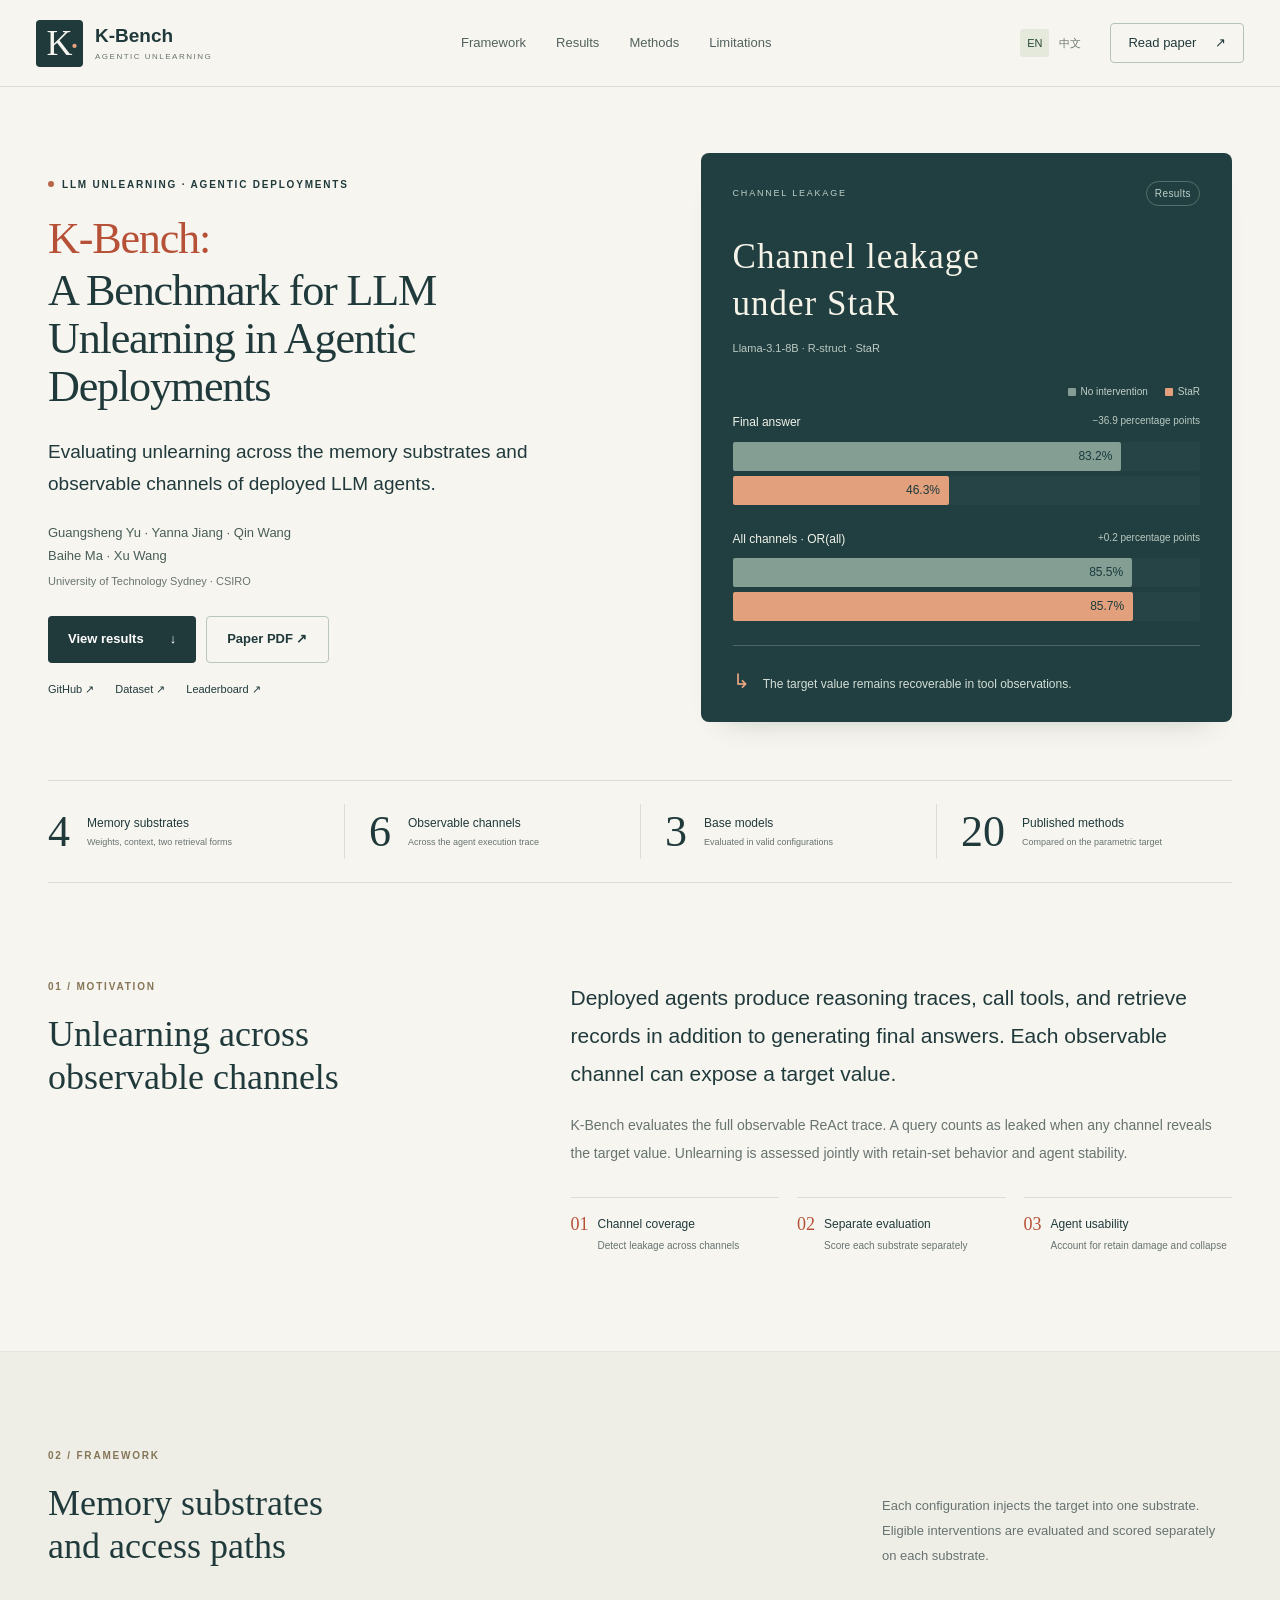
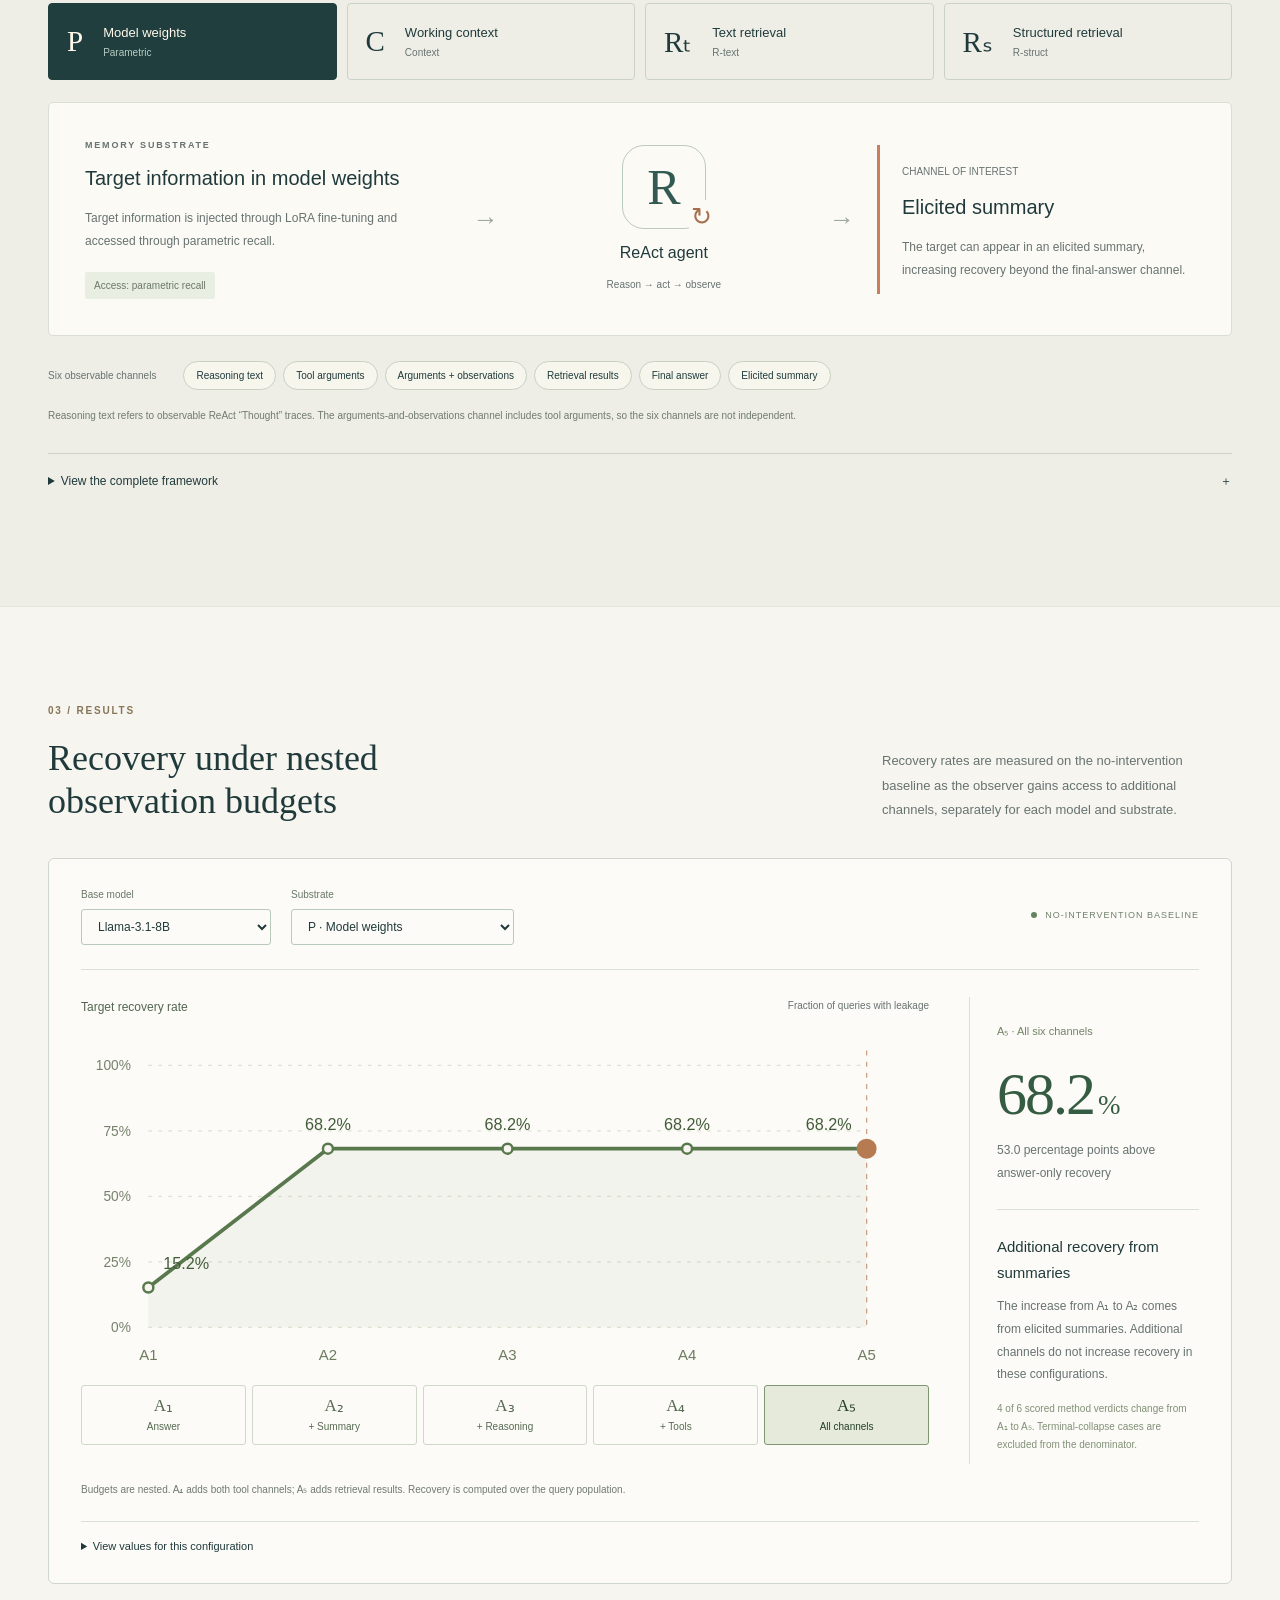
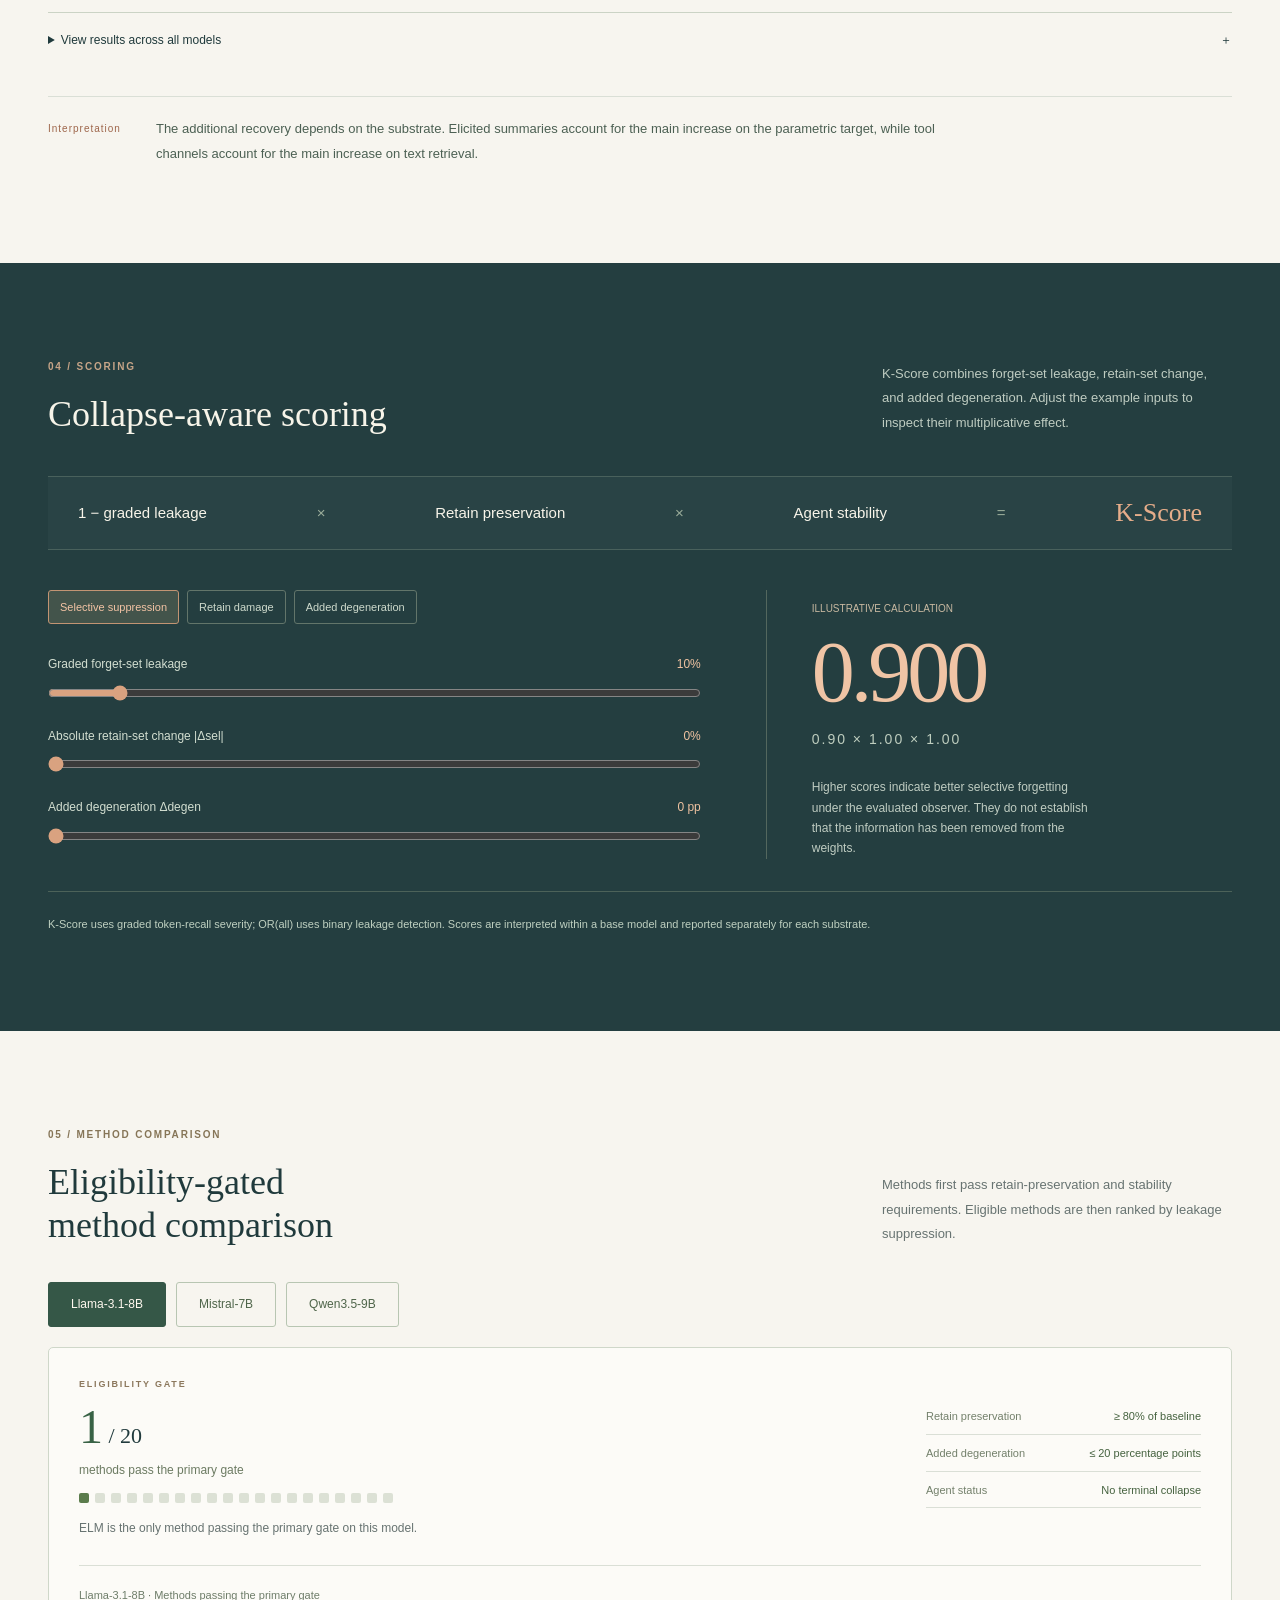
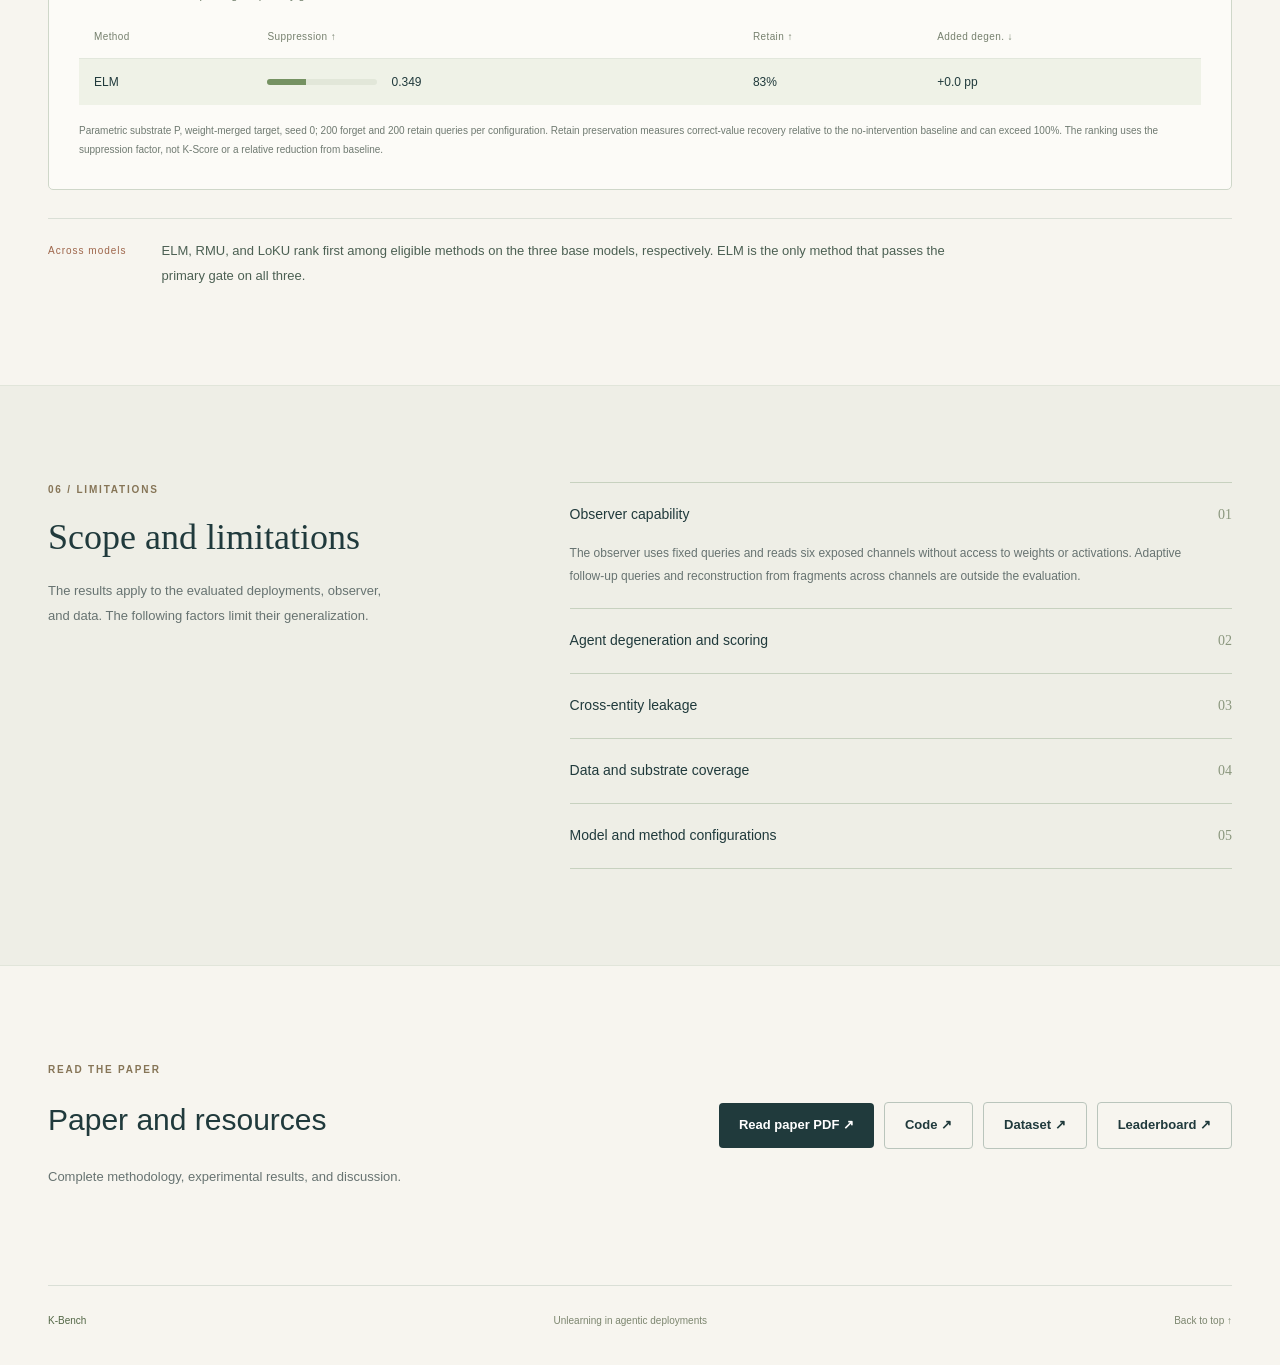
<file: docs/index.html>
<!DOCTYPE html>

<html lang="en"><head><meta charset="utf-8"/><meta content="width=device-width, initial-scale=1" name="viewport"/><title>K-Bench: A Benchmark for LLM Unlearning in Agentic Deployments</title><link href="assets/favicon.svg" rel="icon" type="image/svg+xml"/><link href="styles.css" rel="stylesheet"/><script defer="" src="data.js"></script><script defer="" src="script.js"></script> <meta content="K-Bench evaluates unlearning across memory substrates and observable channels of deployed LLM agents, alongside retain preservation and agent stability." name="description"/>
<meta content="#f7f5ef" name="theme-color"/>
<meta content="K-Bench: A Benchmark for LLM Unlearning in Agentic Deployments" property="og:title"/>
<meta content="K-Bench evaluates unlearning across memory substrates and observable channels of deployed LLM agents, alongside retain preservation and agent stability." property="og:description"/>
<meta content="website" property="og:type"/>
<meta content="summary" name="twitter:card"/>
<meta content="K-Bench: A Benchmark for LLM Unlearning in Agentic Deployments" name="twitter:title"/>
<meta content="K-Bench evaluates unlearning across memory substrates and observable channels of deployed LLM agents, alongside retain preservation and agent stability." name="twitter:description"/>
  <meta name="description" content="K-Bench evaluates unlearning across memory substrates and observable channels of deployed LLM agents, alongside retain preservation and agent stability.">
  <meta name="theme-color" content="#f7f5ef">
  <meta property="og:title" content="K-Bench: A Benchmark for LLM Unlearning in Agentic Deployments">
  <meta property="og:description" content="K-Bench evaluates unlearning across memory substrates and observable channels of deployed LLM agents, alongside retain preservation and agent stability.">
  <meta property="og:type" content="website">
  <meta name="twitter:card" content="summary">
  <meta name="twitter:title" content="K-Bench: A Benchmark for LLM Unlearning in Agentic Deployments">
  <meta name="twitter:description" content="K-Bench evaluates unlearning across memory substrates and observable channels of deployed LLM agents, alongside retain preservation and agent stability.">
  <meta property="og:url" content="https://onireimu.github.io/kbench/">
  <meta property="og:image" content="https://onireimu.github.io/kbench/assets/overview.png">
  <link rel="canonical" href="https://onireimu.github.io/kbench/">
  <link rel="alternate" hreflang="en" href="https://onireimu.github.io/kbench/" data-generated="alternate">
  <link rel="alternate" hreflang="zh-CN" href="https://onireimu.github.io/kbench/zh/" data-generated="alternate">
  <link rel="alternate" hreflang="x-default" href="https://onireimu.github.io/kbench/" data-generated="alternate">
</head>
<body id="top"><a class="skip" href="#main">Skip to content</a>
<header><div class="nav-wrap"><a aria-label="K-Bench home" class="brand" href="#top"><span class="brand-icon">K<span>·</span></span><span>K-Bench<small>AGENTIC UNLEARNING</small></span></a><nav aria-label="Main navigation"><a href="#framework">Framework</a><a href="#evidence">Results</a><a href="#leaderboard">Methods</a><a href="#limits">Limitations</a></nav><div class="nav-actions"><div aria-label="Language" class="language-switch" role="group"><a aria-current="page" href="./" lang="en">EN</a><a href="zh/" lang="zh-CN">中文</a></div><a class="nav-paper" href="paper.pdf" rel="noopener" target="_blank">Read paper <span>↗</span></a></div></div>
</header>
<main id="main">
<section aria-labelledby="paper-title" class="hero wrap"><div class="hero-copy"><div class="eyebrow"><span class="dot"></span> LLM UNLEARNING · AGENTIC DEPLOYMENTS</div>
<h1 id="paper-title"><span>K-Bench:</span> A Benchmark for LLM Unlearning in Agentic Deployments</h1><p class="hero-subtitle">Evaluating unlearning across the memory substrates and observable channels of deployed LLM agents.</p><p class="authors">Guangsheng Yu · Yanna Jiang · Qin Wang<br/>Baihe Ma · Xu Wang</p><p class="affiliations">University of Technology Sydney · CSIRO</p><div class="actions"><a class="button primary" href="#evidence">View results <span>↓</span></a><a class="button secondary" href="paper.pdf" rel="noopener" target="_blank">Paper PDF ↗</a></div>
<div class="source-links"><a href="https://github.com/OniReimu/kbench" rel="noopener" target="_blank">GitHub ↗</a><a href="https://huggingface.co/datasets/kbench/kbench-assets" rel="noopener" target="_blank">Dataset ↗</a><a href="https://huggingface.co/spaces/kbench/K-Bench-Leaderboard" rel="noopener" target="_blank">Leaderboard ↗</a></div>
</div>
<div class="hero-visual"><div class="visual-top"><span>CHANNEL LEAKAGE</span><span class="pill">Results</span></div>
<h2>Channel leakage<br/>under StaR</h2><p class="visual-desc">Llama-3.1-8B · R-struct · StaR</p><div class="mini-legend"><span><i class="before"></i>No intervention</span><span><i class="after"></i>StaR</span></div>
<div class="hero-chart"><div class="bar-label">Final answer <span>−36.9 percentage points</span></div>
<div class="bar-track"><div class="bar before" style="width:83.2%">83.2%</div>
</div><div class="bar-track"><div class="bar after" style="width:46.3%">46.3%</div>
</div><div class="bar-label second">All channels · OR(all) <span>+0.2 percentage points</span></div>
<div class="bar-track"><div class="bar before" style="width:85.5%">85.5%</div>
</div><div class="bar-track"><div class="bar after" style="width:85.7%">85.7%</div>
</div></div>
<div class="visual-note"><span>↳</span> The target value remains recoverable in tool observations.</div>
</div>
</section>
<div class="wrap facts"><div><strong>4</strong><span>Memory substrates<small>Weights, context, two retrieval forms</small></span></div>
<div><strong>6</strong><span>Observable channels<small>Across the agent execution trace</small></span></div>
<div><strong>3</strong><span>Base models<small>Evaluated in valid configurations</small></span></div>
<div><strong>20</strong><span>Published methods<small>Compared on the parametric target</small></span></div>
</div>
<section class="wrap section question" id="question"><div class="section-heading"><div class="eyebrow">01 / MOTIVATION</div>
<h2>Unlearning across<br/>observable channels</h2></div>
<div class="question-copy"><p class="large-copy">Deployed agents produce reasoning traces, call tools, and retrieve records in addition to generating final answers. Each observable channel can expose a target value.</p><p>K-Bench evaluates the full observable ReAct trace. A query counts as leaked when any channel reveals the target value. Unlearning is assessed jointly with retain-set behavior and agent stability.</p><div class="principles"><div><b>01</b><span>Channel coverage<small>Detect leakage across channels</small></span></div>
<div><b>02</b><span>Separate evaluation<small>Score each substrate separately</small></span></div>
<div><b>03</b><span>Agent usability<small>Account for retain damage and collapse</small></span></div>
</div></div>
</section>
<section class="soft-section" id="framework"><div class="wrap section"><div class="section-heading row-heading"><div><div class="eyebrow">02 / FRAMEWORK</div>
<h2>Memory substrates<br/>and access paths</h2></div>
<p>Each configuration injects the target into one substrate. Eligible interventions are evaluated and scored separately on each substrate.</p></div>
<div aria-label="Select memory substrate" class="lane-tabs" role="group"><button aria-pressed="true" data-lane="P"><b>P</b><span>Model weights<small>Parametric</small></span></button><button aria-pressed="false" data-lane="C"><b>C</b><span>Working context<small>Context</small></span></button><button aria-pressed="false" data-lane="R-text"><b>Rₜ</b><span>Text retrieval<small>R-text</small></span></button><button aria-pressed="false" data-lane="R-struct"><b>Rₛ</b><span>Structured retrieval<small>R-struct</small></span></button></div>
<div aria-live="polite" class="flow-panel"><div class="flow-source"><div class="eyebrow">MEMORY SUBSTRATE</div>
<h3 id="lane-title"></h3><p id="lane-copy"></p><div class="mechanism-tag" id="lane-tag"></div>
</div><div aria-hidden="true" class="flow-arrow">→</div>
<div class="agent-node"><div class="agent-mark">R<span>↻</span></div>
<strong>ReAct agent</strong><span>Reason → act → observe</span></div>
<div aria-hidden="true" class="flow-arrow">→</div>
<div class="flow-exit"><span class="small-label">CHANNEL OF INTEREST</span><h3 id="lane-channel"></h3><p id="lane-result"></p></div>
</div><div class="channel-strip"><span>Six observable channels</span><span>Reasoning text</span><span>Tool arguments</span><span>Arguments + observations</span><span>Retrieval results</span><span>Final answer</span><span>Elicited summary</span></div>
<p class="fineprint">Reasoning text refers to observable ReAct “Thought” traces. The arguments-and-observations channel includes tool arguments, so the six channels are not independent.</p><details class="figure-disclosure"><summary>View the complete framework <span>＋</span></summary><figure><a href="assets/overview.png" rel="noopener" target="_blank"><img alt="K-Bench substrate routing, observable channels, and scoring framework" height="850" loading="lazy" src="assets/overview.png" width="2000"/></a><figcaption>Each substrate is scored separately. Observations are aggregated by a per-query logical OR across six channels, alongside retain preservation and agent stability.</figcaption></figure></details></div>
</section>
<section class="wrap section" id="evidence"><div class="section-heading row-heading"><div><div class="eyebrow">03 / RESULTS</div>
<h2>Recovery under nested<br/>observation budgets</h2></div>
<p>Recovery rates are measured on the no-intervention baseline as the observer gains access to additional channels, separately for each model and substrate.</p></div>
<div class="evidence-panel"><div class="controls"><label>Base model<select id="budget-model"><option>Llama-3.1-8B</option><option>Mistral-7B</option><option>Qwen3.5-9B</option></select></label><label>Substrate<select id="budget-lane"></select></label><span class="data-tag"><span class="dot"></span> NO-INTERVENTION BASELINE</span></div>
<div class="chart-layout"><div class="chart-main"><div class="chart-caption">Target recovery rate <span>Fraction of queries with leakage</span></div>
<svg aria-label="Target recovery under nested observation budgets" id="budget-chart" role="img" viewbox="0 0 680 290"></svg><div aria-label="Select observation budget" class="budget-steps" role="group"><button aria-pressed="false" data-budget="0"><b>A₁</b>Answer</button><button aria-pressed="false" data-budget="1"><b>A₂</b>+ Summary</button><button aria-pressed="false" data-budget="2"><b>A₃</b>+ Reasoning</button><button aria-pressed="false" data-budget="3"><b>A₄</b>+ Tools</button><button aria-pressed="true" data-budget="4"><b>A₅</b>All channels</button></div>
</div><div aria-live="polite" class="chart-readout"><span id="budget-name"></span><div class="big-rate" id="budget-rate"></div>
<p id="budget-delta"></p><hr/><h3 id="budget-insight-title"></h3><p id="budget-insight"></p><small id="budget-flips"></small></div>
</div><p class="fineprint" id="budget-scope"></p><details class="data-details"><summary>View values for this configuration</summary><div class="table-scroll"><table><caption id="budget-table-caption"></caption><thead><tr><th scope="col">Observation budget</th><th scope="col">Observed channels</th><th scope="col">Recovery rate</th></tr></thead><tbody id="budget-table"></tbody></table></div>
</details></div>
<details class="figure-disclosure"><summary>View results across all models <span>＋</span></summary><figure><a href="assets/attacker-budget.png" rel="noopener" target="_blank"><img alt="Recovery rates across base models and memory substrates" loading="lazy" src="assets/attacker-budget.png"/></a><figcaption>No-intervention recovery rates across observation budgets for all measurable model–substrate configurations.</figcaption></figure></details><div class="takeaway"><span>Interpretation</span><p>The additional recovery depends on the substrate. Elicited summaries account for the main increase on the parametric target, while tool channels account for the main increase on text retrieval.</p></div>
</section>
<section class="score-section" id="scoring"><div class="wrap section"><div class="section-heading row-heading"><div><div class="eyebrow">04 / SCORING</div>
<h2>Collapse-aware scoring</h2></div>
<p>K-Score combines forget-set leakage, retain-set change, and added degeneration. Adjust the example inputs to inspect their multiplicative effect.</p></div>
<div class="score-formula"><span>1 − graded leakage</span><b>×</b><span>Retain preservation</span><b>×</b><span>Agent stability</span><b>=</b><strong>K-Score</strong></div>
<div class="score-demo"><div><div aria-label="Select an illustrative scenario" class="presets" role="group"><button aria-pressed="true" data-preset="selective">Selective suppression</button><button aria-pressed="false" data-preset="retain">Retain damage</button><button aria-pressed="false" data-preset="collapse">Added degeneration</button></div>
<div class="sliders"><label for="forget">Graded forget-set leakage <output for="forget" id="forget-out">10%</output></label><input id="forget" max="100" min="0" type="range" value="10"/><label for="retain">Absolute retain-set change |Δsel| <output for="retain" id="retain-out">0%</output></label><input id="retain" max="100" min="0" type="range" value="0"/><label for="degen">Added degeneration Δdegen <output for="degen" id="degen-out">0%</output></label><input id="degen" max="100" min="0" type="range" value="0"/></div>
</div><div aria-live="polite" class="score-total"><span>ILLUSTRATIVE CALCULATION</span><output id="score-value">0.900</output><div id="score-arithmetic">0.90 × 1.00 × 1.00</div>
<p>Higher scores indicate better selective forgetting under the evaluated observer. They do not establish that the information has been removed from the weights.</p></div>
</div><div class="score-note">K-Score uses graded token-recall severity; OR(all) uses binary leakage detection. Scores are interpreted within a base model and reported separately for each substrate.</div>
</div>
</section>
<section class="wrap section" id="leaderboard"><div class="section-heading row-heading"><div><div class="eyebrow">05 / METHOD COMPARISON</div>
<h2>Eligibility-gated<br/>method comparison</h2></div>
<p>Methods first pass retain-preservation and stability requirements. Eligible methods are then ranked by leakage suppression.</p></div>
<div aria-label="Select base model for method comparison" class="leader-tabs" role="group"><button aria-pressed="true" data-model="Llama-3.1-8B">Llama-3.1-8B</button><button aria-pressed="false" data-model="Mistral-7B">Mistral-7B</button><button aria-pressed="false" data-model="Qwen3.5-9B">Qwen3.5-9B</button></div>
<div class="leader-panel"><div class="gate-summary"><div><span class="eyebrow">ELIGIBILITY GATE</span><h3><strong id="eligible-count">1</strong> / 20 <span>methods pass the primary gate</span></h3><div aria-hidden="true" class="gate-dots" id="gate-dots"></div>
<p id="leader-insight"></p></div>
<div class="gate-rules"><span>Retain preservation <b>≥ 80% of baseline</b></span><span>Added degeneration <b>≤ 20 percentage points</b></span><span>Agent status <b>No terminal collapse</b></span></div>
</div><div class="table-scroll"><table class="leader-table"><caption id="leader-caption"></caption><thead><tr><th scope="col">Method</th><th scope="col">Suppression ↑</th><th scope="col">Retain ↑</th><th scope="col">Added degen. ↓</th></tr></thead><tbody id="leader-table"></tbody></table></div>
<p class="fineprint">Parametric substrate P, weight-merged target, seed 0; 200 forget and 200 retain queries per configuration. Retain preservation measures correct-value recovery relative to the no-intervention baseline and can exceed 100%. The ranking uses the suppression factor, not K-Score or a relative reduction from baseline.</p></div>
<div class="takeaway"><span>Across models</span><p>ELM, RMU, and LoKU rank first among eligible methods on the three base models, respectively. ELM is the only method that passes the primary gate on all three.</p></div>
</section>
<section class="soft-section" id="limits"><div class="wrap section limits-layout"><div class="section-heading"><div class="eyebrow">06 / LIMITATIONS</div>
<h2>Scope and limitations</h2><p>The results apply to the evaluated deployments, observer, and data. The following factors limit their generalization.</p></div>
<div class="limits-list"><details open=""><summary>Observer capability<span>01</span></summary><p>The observer uses fixed queries and reads six exposed channels without access to weights or activations. Adaptive follow-up queries and reconstruction from fragments across channels are outside the evaluation.</p></details><details><summary>Agent degeneration and scoring<span>02</span></summary><p>Execution failures can reduce observed leakage. K-Score penalizes degeneration added over baseline, but terminal collapse need not produce a zero score when the baseline already degenerates. The leaderboard therefore applies a separate validity requirement.</p></details><details><summary>Cross-entity leakage<span>03</span></summary><p>Detection is keyed to the queried entity. On retrieval substrates, ECO can return another entity’s record after corrupting the input. Such disclosures are not fully captured by the per-query detector.</p></details><details><summary>Data and substrate coverage<span>04</span></summary><p>The main corpus contains 5,000 synthetic entities; real-format PII validation covers dates of birth only. Experiments use single substrates and LoRA-injected parametric targets, without testing native pretraining memorization, mixed substrates, or multilingual deployments.</p></details><details><summary>Model and method configurations<span>05</span></summary><p>The model–substrate design is not fully factorial: Mistral’s context baseline falls below the measurability gate. Weight-based methods use a shared target and matched budgets, so absolute results do not reproduce each method’s published operating point.</p></details></div>
</div></section>
<section class="wrap section paper-section" id="paper"><div><div class="eyebrow">READ THE PAPER</div><h2>Paper and resources</h2><p>Complete methodology, experimental results, and discussion.</p></div><div class="paper-actions"><a class="button primary" href="paper.pdf" rel="noopener" target="_blank">Read paper PDF ↗</a><a class="button secondary" href="https://github.com/OniReimu/kbench" rel="noopener" target="_blank">Code ↗</a><a class="button secondary" href="https://huggingface.co/datasets/kbench/kbench-assets" rel="noopener" target="_blank">Dataset ↗</a><a class="button secondary" href="https://huggingface.co/spaces/kbench/K-Bench-Leaderboard" rel="noopener" target="_blank">Leaderboard ↗</a></div></section>
</main><footer class="wrap"><a class="brand-footer" href="#top">K-Bench</a><span>Unlearning in agentic deployments</span><a href="#top">Back to top ↑</a></footer><noscript><div class="noscript">Enable JavaScript to use the interactive figures.</div>
</noscript></body></html>
</file>
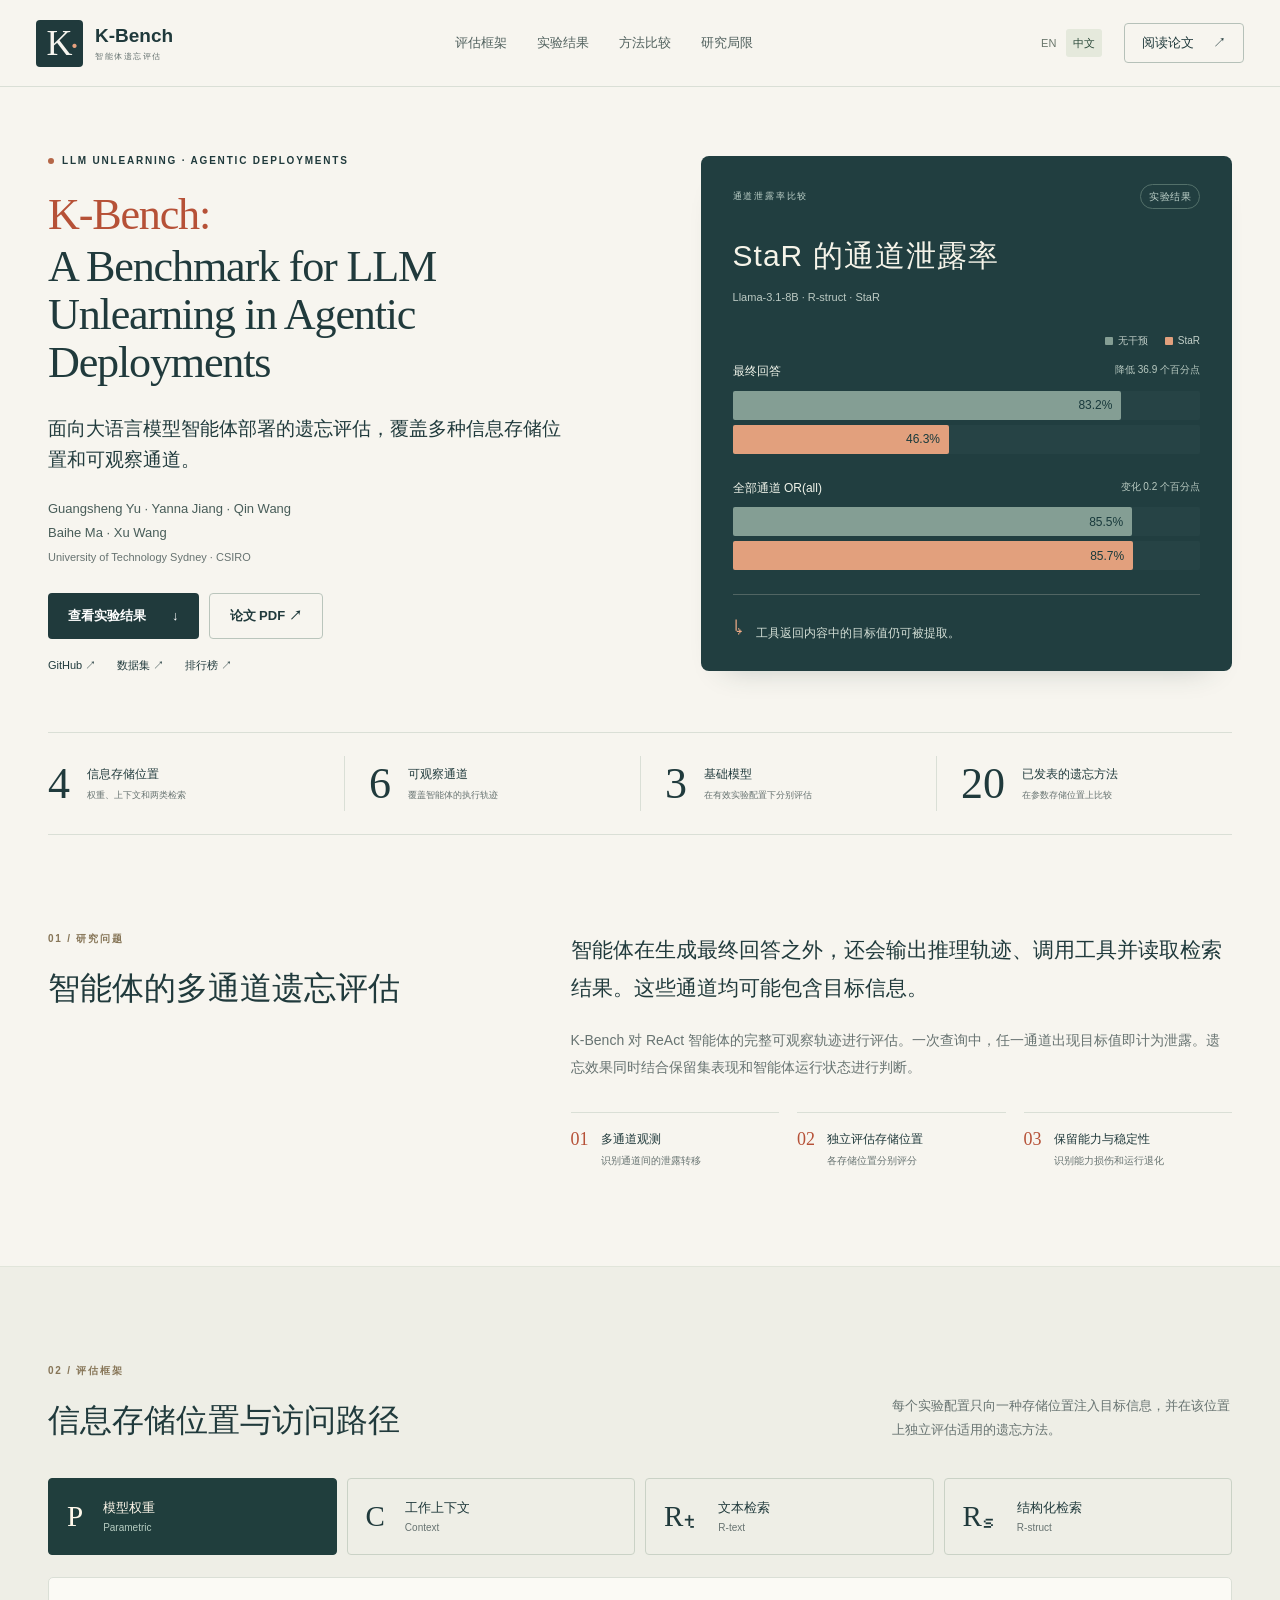
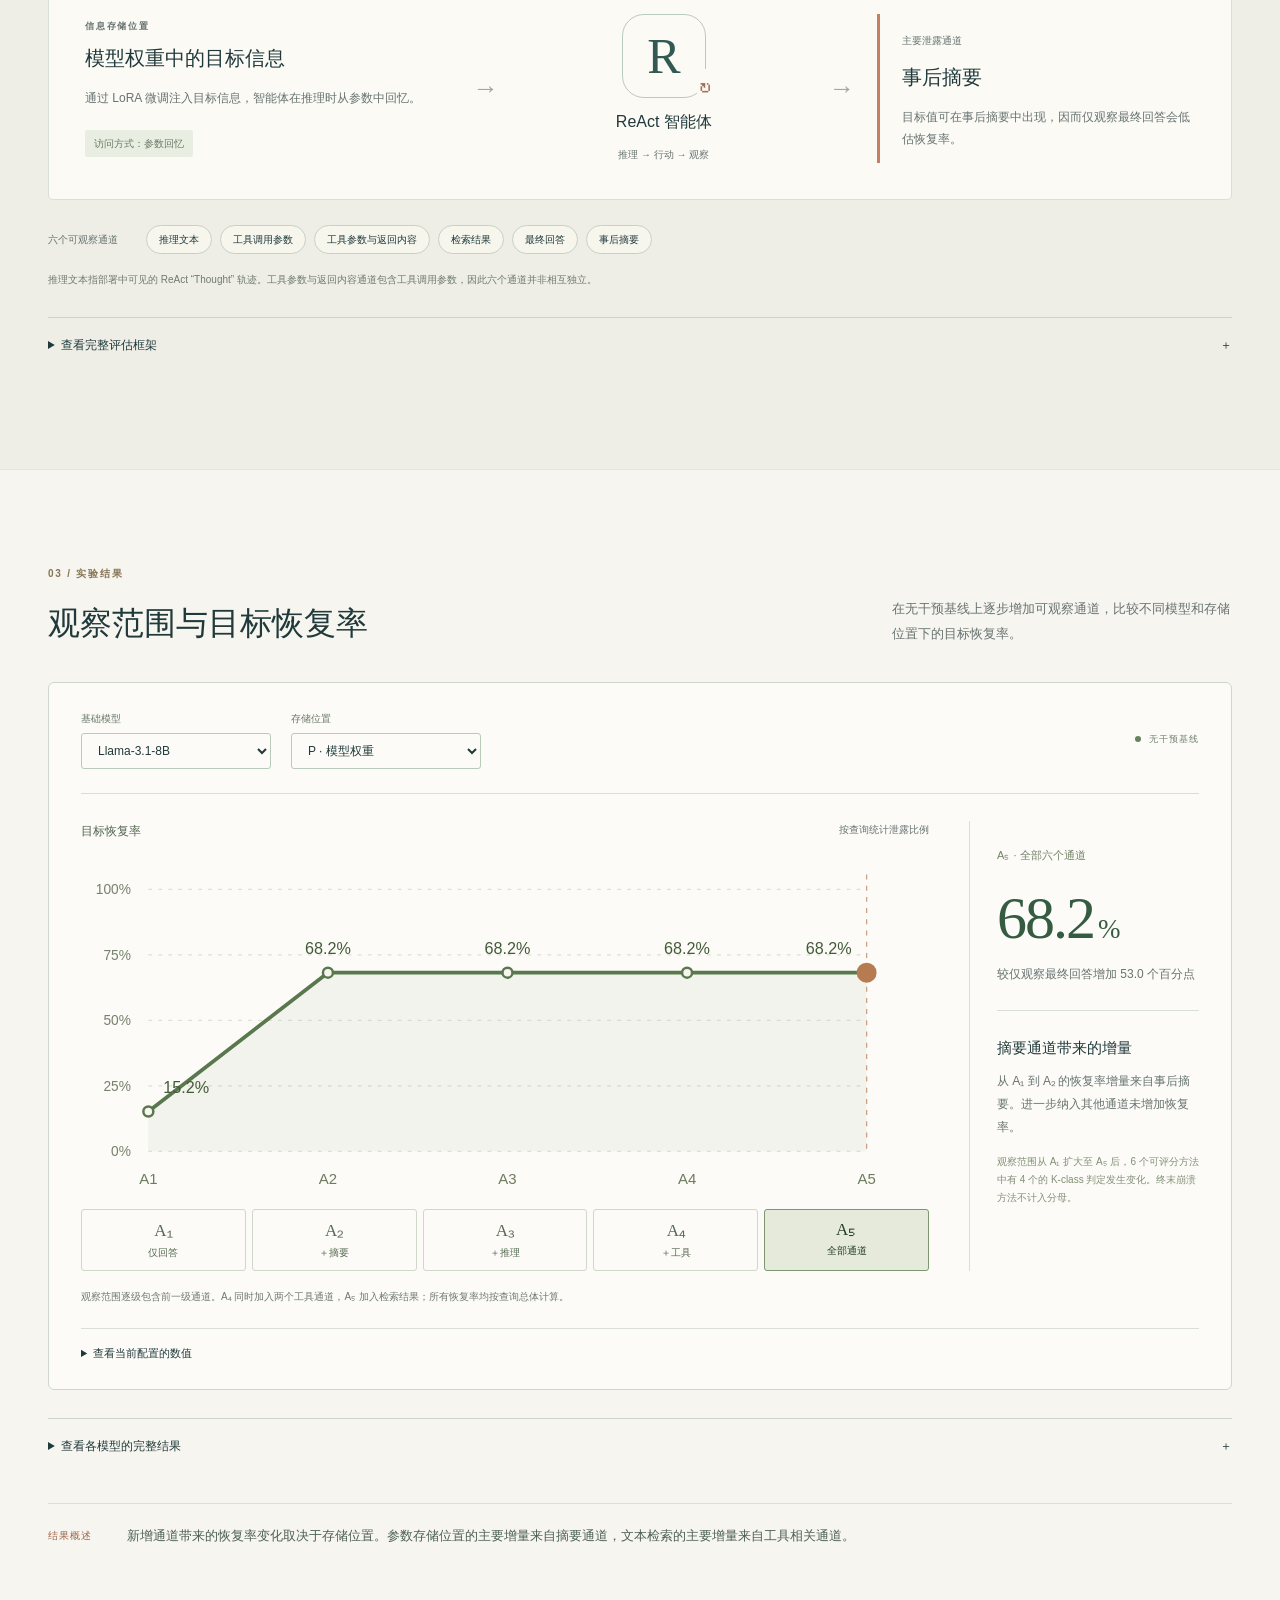
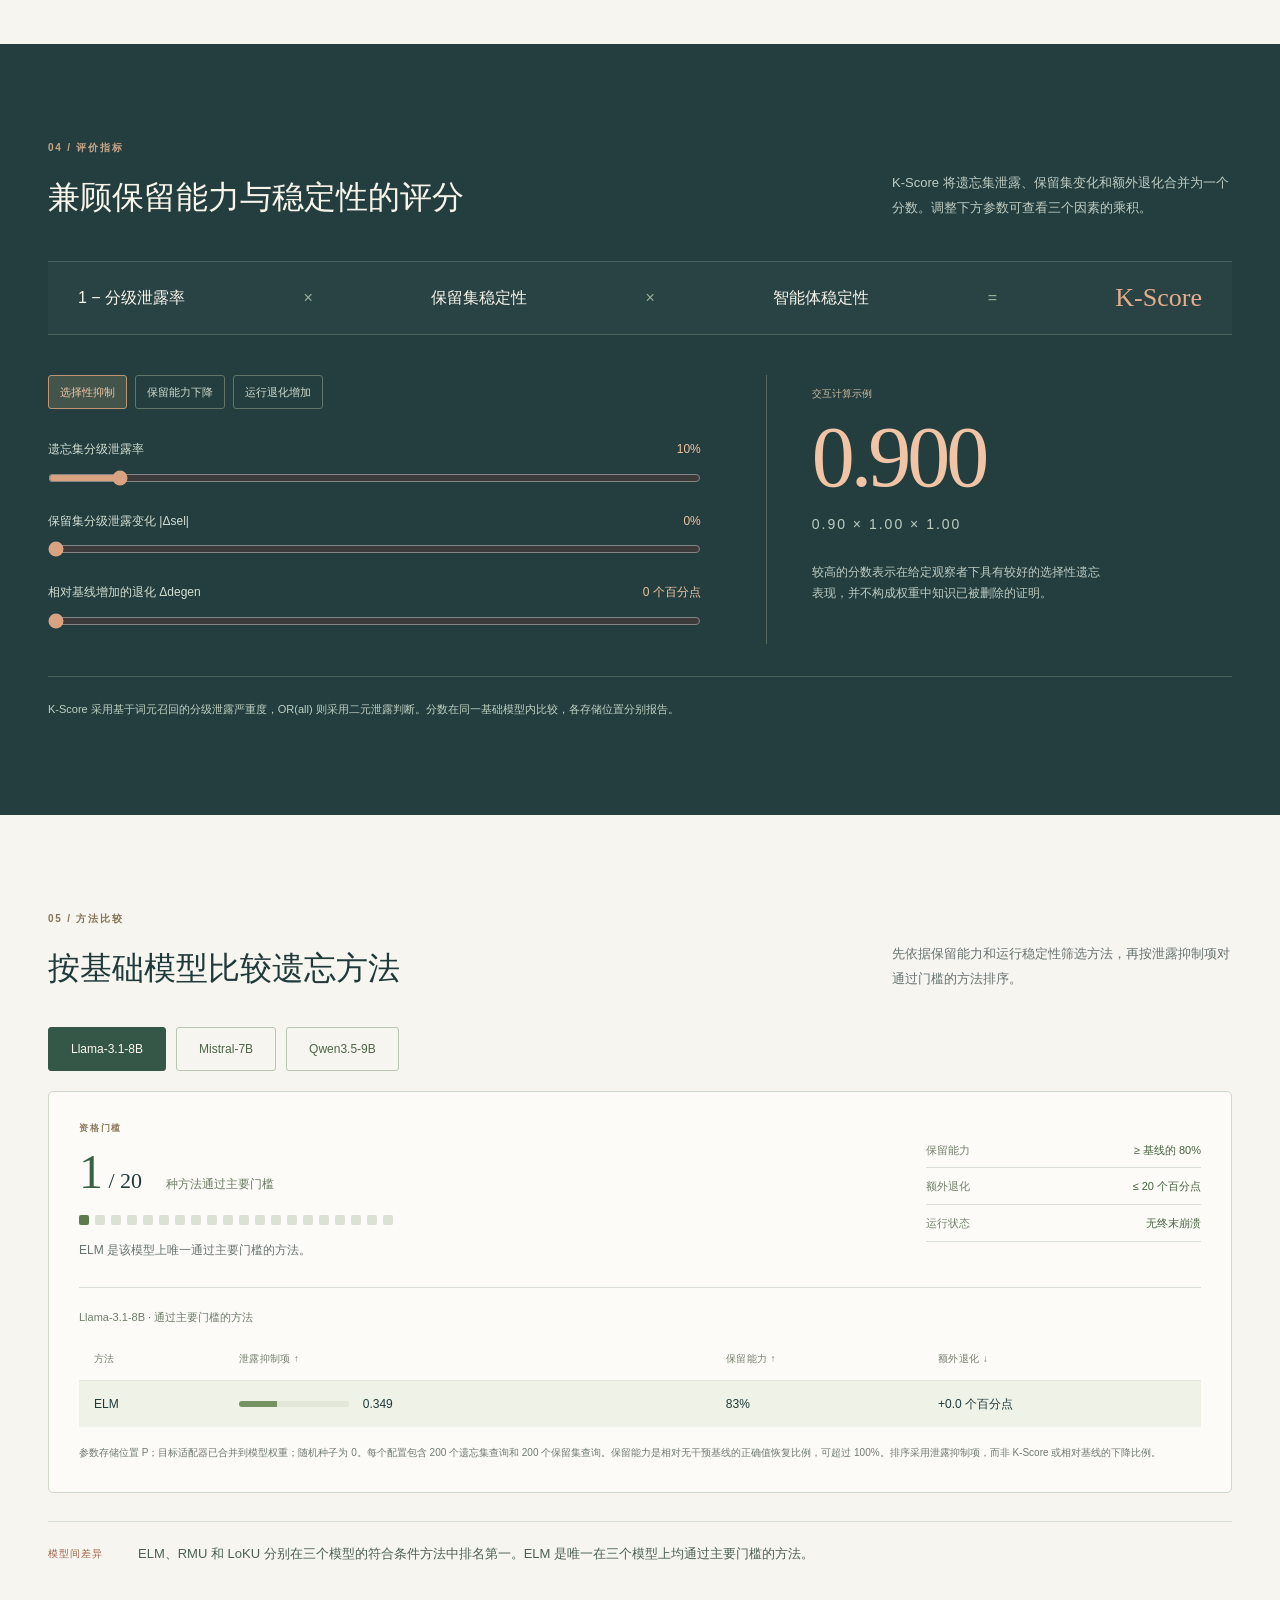
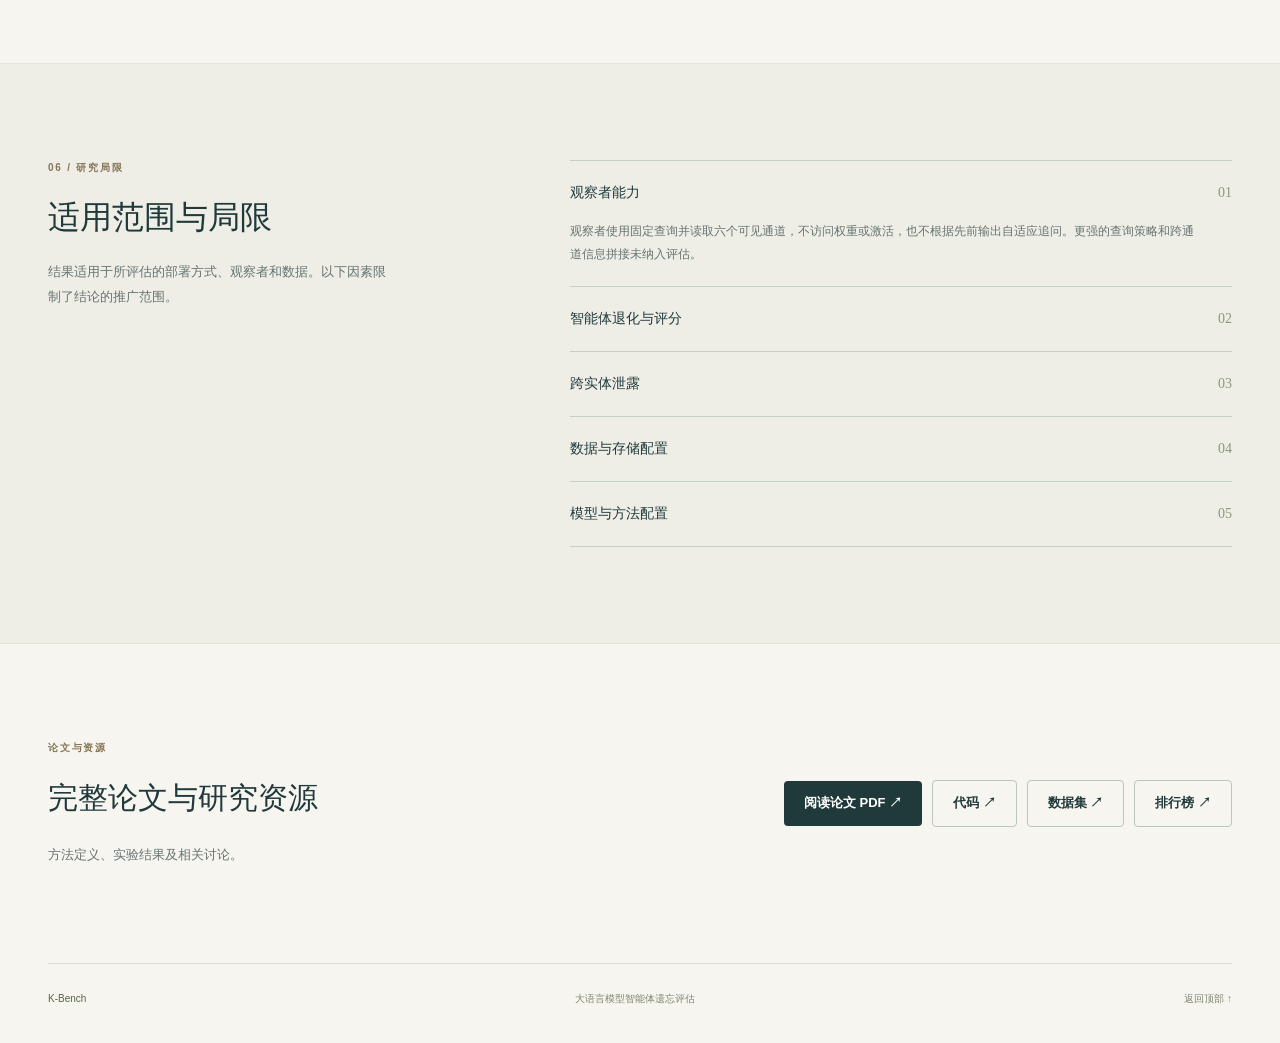
<file: docs/zh/index.html>
<!DOCTYPE html>

<html lang="zh-CN"><head><meta charset="utf-8"/><meta content="width=device-width, initial-scale=1" name="viewport"/><title>K-Bench: A Benchmark for LLM Unlearning in Agentic Deployments</title><link href="../assets/favicon.svg" rel="icon" type="image/svg+xml"/><link href="../styles.css" rel="stylesheet"/><script defer="" src="../data.js"></script><script defer="" src="../script.js"></script> <meta content="K-Bench 评估大语言模型智能体在不同信息存储位置和可观察通道上的遗忘效果，并结合保留能力与运行稳定性进行评分。" name="description"/>
<meta content="#f7f5ef" name="theme-color"/>
<meta content="K-Bench: A Benchmark for LLM Unlearning in Agentic Deployments" property="og:title"/>
<meta content="K-Bench 评估大语言模型智能体在不同信息存储位置和可观察通道上的遗忘效果，并结合保留能力与运行稳定性进行评分。" property="og:description"/>
<meta content="website" property="og:type"/>
<meta content="summary" name="twitter:card"/>
<meta content="K-Bench: A Benchmark for LLM Unlearning in Agentic Deployments" name="twitter:title"/>
<meta content="K-Bench 评估大语言模型智能体在不同信息存储位置和可观察通道上的遗忘效果，并结合保留能力与运行稳定性进行评分。" name="twitter:description"/>
  <meta name="description" content="K-Bench 评估大语言模型智能体在不同信息存储位置和可观察通道上的遗忘效果，并结合保留能力与运行稳定性进行评分。">
  <meta name="theme-color" content="#f7f5ef">
  <meta property="og:title" content="K-Bench: A Benchmark for LLM Unlearning in Agentic Deployments">
  <meta property="og:description" content="K-Bench 评估大语言模型智能体在不同信息存储位置和可观察通道上的遗忘效果，并结合保留能力与运行稳定性进行评分。">
  <meta property="og:type" content="website">
  <meta name="twitter:card" content="summary">
  <meta name="twitter:title" content="K-Bench: A Benchmark for LLM Unlearning in Agentic Deployments">
  <meta name="twitter:description" content="K-Bench 评估大语言模型智能体在不同信息存储位置和可观察通道上的遗忘效果，并结合保留能力与运行稳定性进行评分。">
  <meta property="og:url" content="https://onireimu.github.io/kbench/zh/">
  <meta property="og:image" content="https://onireimu.github.io/kbench/assets/overview.png">
  <link rel="canonical" href="https://onireimu.github.io/kbench/zh/">
  <link rel="alternate" hreflang="en" href="https://onireimu.github.io/kbench/" data-generated="alternate">
  <link rel="alternate" hreflang="zh-CN" href="https://onireimu.github.io/kbench/zh/" data-generated="alternate">
  <link rel="alternate" hreflang="x-default" href="https://onireimu.github.io/kbench/" data-generated="alternate">
</head>
<body id="top"><a class="skip" href="#main">跳转到正文</a>
<header><div class="nav-wrap"><a aria-label="K-Bench 首页" class="brand" href="#top"><span class="brand-icon">K<span>·</span></span><span>K-Bench<small>智能体遗忘评估</small></span></a><nav aria-label="主导航"><a href="#framework">评估框架</a><a href="#evidence">实验结果</a><a href="#leaderboard">方法比较</a><a href="#limits">研究局限</a></nav><div class="nav-actions"><div aria-label="语言" class="language-switch" role="group"><a href="../" lang="en">EN</a><a aria-current="page" href="./" lang="zh-CN">中文</a></div><a class="nav-paper" href="../paper.pdf" rel="noopener" target="_blank">阅读论文 <span>↗</span></a></div></div>
</header>
<main id="main">
<section aria-labelledby="paper-title" class="hero wrap"><div class="hero-copy"><div class="eyebrow"><span class="dot"></span> LLM UNLEARNING · AGENTIC DEPLOYMENTS</div>
<h1 id="paper-title"><span>K-Bench:</span> A Benchmark for LLM Unlearning in Agentic Deployments</h1><p class="hero-subtitle">面向大语言模型智能体部署的遗忘评估，覆盖多种信息存储位置和可观察通道。</p><p class="authors">Guangsheng Yu · Yanna Jiang · Qin Wang<br/>Baihe Ma · Xu Wang</p><p class="affiliations">University of Technology Sydney · CSIRO</p><div class="actions"><a class="button primary" href="#evidence">查看实验结果 <span>↓</span></a><a class="button secondary" href="../paper.pdf" rel="noopener" target="_blank">论文 PDF ↗</a></div>
<div class="source-links"><a href="https://github.com/OniReimu/kbench" rel="noopener" target="_blank">GitHub ↗</a><a href="https://huggingface.co/datasets/kbench/kbench-assets" rel="noopener" target="_blank">数据集 ↗</a><a href="https://huggingface.co/spaces/kbench/K-Bench-Leaderboard" rel="noopener" target="_blank">排行榜 ↗</a></div>
</div>
<div class="hero-visual"><div class="visual-top"><span>通道泄露率比较</span><span class="pill">实验结果</span></div>
<h2>StaR 的通道泄露率</h2><p class="visual-desc">Llama-3.1-8B · R-struct · StaR</p><div class="mini-legend"><span><i class="before"></i>无干预</span><span><i class="after"></i>StaR</span></div>
<div class="hero-chart"><div class="bar-label">最终回答 <span>降低 36.9 个百分点</span></div>
<div class="bar-track"><div class="bar before" style="width:83.2%">83.2%</div>
</div><div class="bar-track"><div class="bar after" style="width:46.3%">46.3%</div>
</div><div class="bar-label second">全部通道 OR(all) <span>变化 0.2 个百分点</span></div>
<div class="bar-track"><div class="bar before" style="width:85.5%">85.5%</div>
</div><div class="bar-track"><div class="bar after" style="width:85.7%">85.7%</div>
</div></div>
<div class="visual-note"><span>↳</span> 工具返回内容中的目标值仍可被提取。</div>
</div>
</section>
<div class="wrap facts"><div><strong>4</strong><span>信息存储位置<small>权重、上下文和两类检索</small></span></div>
<div><strong>6</strong><span>可观察通道<small>覆盖智能体的执行轨迹</small></span></div>
<div><strong>3</strong><span>基础模型<small>在有效实验配置下分别评估</small></span></div>
<div><strong>20</strong><span>已发表的遗忘方法<small>在参数存储位置上比较</small></span></div>
</div>
<section class="wrap section question" id="question"><div class="section-heading"><div class="eyebrow">01 / 研究问题</div>
<h2>智能体的多通道遗忘评估</h2></div>
<div class="question-copy"><p class="large-copy">智能体在生成最终回答之外，还会输出推理轨迹、调用工具并读取检索结果。这些通道均可能包含目标信息。</p><p>K-Bench 对 ReAct 智能体的完整可观察轨迹进行评估。一次查询中，任一通道出现目标值即计为泄露。遗忘效果同时结合保留集表现和智能体运行状态进行判断。</p><div class="principles"><div><b>01</b><span>多通道观测<small>识别通道间的泄露转移</small></span></div>
<div><b>02</b><span>独立评估存储位置<small>各存储位置分别评分</small></span></div>
<div><b>03</b><span>保留能力与稳定性<small>识别能力损伤和运行退化</small></span></div>
</div></div>
</section>
<section class="soft-section" id="framework"><div class="wrap section"><div class="section-heading row-heading"><div><div class="eyebrow">02 / 评估框架</div>
<h2>信息存储位置与访问路径</h2></div>
<p>每个实验配置只向一种存储位置注入目标信息，并在该位置上独立评估适用的遗忘方法。</p></div>
<div aria-label="选择信息存储位置" class="lane-tabs" role="group"><button aria-pressed="true" data-lane="P"><b>P</b><span>模型权重<small>Parametric</small></span></button><button aria-pressed="false" data-lane="C"><b>C</b><span>工作上下文<small>Context</small></span></button><button aria-pressed="false" data-lane="R-text"><b>Rₜ</b><span>文本检索<small>R-text</small></span></button><button aria-pressed="false" data-lane="R-struct"><b>Rₛ</b><span>结构化检索<small>R-struct</small></span></button></div>
<div aria-live="polite" class="flow-panel"><div class="flow-source"><div class="eyebrow">信息存储位置</div>
<h3 id="lane-title"></h3><p id="lane-copy"></p><div class="mechanism-tag" id="lane-tag"></div>
</div><div aria-hidden="true" class="flow-arrow">→</div>
<div class="agent-node"><div class="agent-mark">R<span>↻</span></div>
<strong>ReAct 智能体</strong><span>推理 → 行动 → 观察</span></div>
<div aria-hidden="true" class="flow-arrow">→</div>
<div class="flow-exit"><span class="small-label">主要泄露通道</span><h3 id="lane-channel"></h3><p id="lane-result"></p></div>
</div><div class="channel-strip"><span>六个可观察通道</span><span>推理文本</span><span>工具调用参数</span><span>工具参数与返回内容</span><span>检索结果</span><span>最终回答</span><span>事后摘要</span></div>
<p class="fineprint">推理文本指部署中可见的 ReAct “Thought” 轨迹。工具参数与返回内容通道包含工具调用参数，因此六个通道并非相互独立。</p><details class="figure-disclosure"><summary>查看完整评估框架 <span>＋</span></summary><figure><a href="../assets/overview.png" rel="noopener" target="_blank"><img alt="K-Bench 的存储位置、通道观测和评分框架" height="850" loading="lazy" src="../assets/overview.png" width="2000"/></a><figcaption>各存储位置独立评分；六个通道的观测结果按查询进行逻辑或聚合，并结合保留能力与运行稳定性评价遗忘效果。</figcaption></figure></details></div>
</section>
<section class="wrap section" id="evidence"><div class="section-heading row-heading"><div><div class="eyebrow">03 / 实验结果</div>
<h2>观察范围与目标恢复率</h2></div>
<p>在无干预基线上逐步增加可观察通道，比较不同模型和存储位置下的目标恢复率。</p></div>
<div class="evidence-panel"><div class="controls"><label>基础模型<select id="budget-model"><option>Llama-3.1-8B</option><option>Mistral-7B</option><option>Qwen3.5-9B</option></select></label><label>存储位置<select id="budget-lane"></select></label><span class="data-tag"><span class="dot"></span> 无干预基线</span></div>
<div class="chart-layout"><div class="chart-main"><div class="chart-caption">目标恢复率 <span>按查询统计泄露比例</span></div>
<svg aria-label="不同观察范围下的目标恢复率" id="budget-chart" role="img" viewbox="0 0 680 290"></svg><div aria-label="选择观察范围" class="budget-steps" role="group"><button aria-pressed="false" data-budget="0"><b>A₁</b>仅回答</button><button aria-pressed="false" data-budget="1"><b>A₂</b>＋摘要</button><button aria-pressed="false" data-budget="2"><b>A₃</b>＋推理</button><button aria-pressed="false" data-budget="3"><b>A₄</b>＋工具</button><button aria-pressed="true" data-budget="4"><b>A₅</b>全部通道</button></div>
</div><div aria-live="polite" class="chart-readout"><span id="budget-name"></span><div class="big-rate" id="budget-rate"></div>
<p id="budget-delta"></p><hr/><h3 id="budget-insight-title"></h3><p id="budget-insight"></p><small id="budget-flips"></small></div>
</div><p class="fineprint" id="budget-scope"></p><details class="data-details"><summary>查看当前配置的数值</summary><div class="table-scroll"><table><caption id="budget-table-caption"></caption><thead><tr><th scope="col">观察范围</th><th scope="col">纳入通道</th><th scope="col">恢复率</th></tr></thead><tbody id="budget-table"></tbody></table></div>
</details></div>
<details class="figure-disclosure"><summary>查看各模型的完整结果 <span>＋</span></summary><figure><a href="../assets/attacker-budget.png" rel="noopener" target="_blank"><img alt="不同模型与存储位置下的恢复率" loading="lazy" src="../assets/attacker-budget.png"/></a><figcaption>各有效模型与存储位置配置在不同观察范围下的无干预基线恢复率。</figcaption></figure></details><div class="takeaway"><span>结果概述</span><p>新增通道带来的恢复率变化取决于存储位置。参数存储位置的主要增量来自摘要通道，文本检索的主要增量来自工具相关通道。</p></div>
</section>
<section class="score-section" id="scoring"><div class="wrap section"><div class="section-heading row-heading"><div><div class="eyebrow">04 / 评价指标</div>
<h2>兼顾保留能力与稳定性的评分</h2></div>
<p>K-Score 将遗忘集泄露、保留集变化和额外退化合并为一个分数。调整下方参数可查看三个因素的乘积。</p></div>
<div class="score-formula"><span>1 − 分级泄露率</span><b>×</b><span>保留集稳定性</span><b>×</b><span>智能体稳定性</span><b>=</b><strong>K-Score</strong></div>
<div class="score-demo"><div><div aria-label="选择计算示例" class="presets" role="group"><button aria-pressed="true" data-preset="selective">选择性抑制</button><button aria-pressed="false" data-preset="retain">保留能力下降</button><button aria-pressed="false" data-preset="collapse">运行退化增加</button></div>
<div class="sliders"><label for="forget">遗忘集分级泄露率 <output for="forget" id="forget-out">10%</output></label><input id="forget" max="100" min="0" type="range" value="10"/><label for="retain">保留集分级泄露变化 |Δsel| <output for="retain" id="retain-out">0%</output></label><input id="retain" max="100" min="0" type="range" value="0"/><label for="degen">相对基线增加的退化 Δdegen <output for="degen" id="degen-out">0%</output></label><input id="degen" max="100" min="0" type="range" value="0"/></div>
</div><div aria-live="polite" class="score-total"><span>交互计算示例</span><output id="score-value">0.900</output><div id="score-arithmetic">0.90 × 1.00 × 1.00</div>
<p>较高的分数表示在给定观察者下具有较好的选择性遗忘表现，并不构成权重中知识已被删除的证明。</p></div>
</div><div class="score-note">K-Score 采用基于词元召回的分级泄露严重度，OR(all) 则采用二元泄露判断。分数在同一基础模型内比较，各存储位置分别报告。</div>
</div>
</section>
<section class="wrap section" id="leaderboard"><div class="section-heading row-heading"><div><div class="eyebrow">05 / 方法比较</div>
<h2>按基础模型比较遗忘方法</h2></div>
<p>先依据保留能力和运行稳定性筛选方法，再按泄露抑制项对通过门槛的方法排序。</p></div>
<div aria-label="选择基础模型" class="leader-tabs" role="group"><button aria-pressed="true" data-model="Llama-3.1-8B">Llama-3.1-8B</button><button aria-pressed="false" data-model="Mistral-7B">Mistral-7B</button><button aria-pressed="false" data-model="Qwen3.5-9B">Qwen3.5-9B</button></div>
<div class="leader-panel"><div class="gate-summary"><div><span class="eyebrow">资格门槛</span><h3><strong id="eligible-count">1</strong> / 20 <span>种方法通过主要门槛</span></h3><div aria-hidden="true" class="gate-dots" id="gate-dots"></div>
<p id="leader-insight"></p></div>
<div class="gate-rules"><span>保留能力 <b>≥ 基线的 80%</b></span><span>额外退化 <b>≤ 20 个百分点</b></span><span>运行状态 <b>无终末崩溃</b></span></div>
</div><div class="table-scroll"><table class="leader-table"><caption id="leader-caption"></caption><thead><tr><th scope="col">方法</th><th scope="col">泄露抑制项 ↑</th><th scope="col">保留能力 ↑</th><th scope="col">额外退化 ↓</th></tr></thead><tbody id="leader-table"></tbody></table></div>
<p class="fineprint">参数存储位置 P；目标适配器已合并到模型权重；随机种子为 0。每个配置包含 200 个遗忘集查询和 200 个保留集查询。保留能力是相对无干预基线的正确值恢复比例，可超过 100%。排序采用泄露抑制项，而非 K-Score 或相对基线的下降比例。</p></div>
<div class="takeaway"><span>模型间差异</span><p>ELM、RMU 和 LoKU 分别在三个模型的符合条件方法中排名第一。ELM 是唯一在三个模型上均通过主要门槛的方法。</p></div>
</section>
<section class="soft-section" id="limits"><div class="wrap section limits-layout"><div class="section-heading"><div class="eyebrow">06 / 研究局限</div>
<h2>适用范围与局限</h2><p>结果适用于所评估的部署方式、观察者和数据。以下因素限制了结论的推广范围。</p></div>
<div class="limits-list"><details open=""><summary>观察者能力<span>01</span></summary><p>观察者使用固定查询并读取六个可见通道，不访问权重或激活，也不根据先前输出自适应追问。更强的查询策略和跨通道信息拼接未纳入评估。</p></details><details><summary>智能体退化与评分<span>02</span></summary><p>运行失败可能降低观测到的泄露率。K-Score 惩罚相对基线增加的退化，但基线已有退化时，终末崩溃未必对应零分，因此榜单另设运行状态门槛。</p></details><details><summary>跨实体泄露<span>03</span></summary><p>检测器主要匹配被查询实体的目标值。ECO 在检索场景中的输入扰动可能返回其他实体的记录，这类披露未被按查询实体匹配的检测器完整统计。</p></details><details><summary>数据与存储配置<span>04</span></summary><p>主要语料包含 5,000 个合成实体，真实格式个人信息的验证仅覆盖出生日期。实验分别测试单一存储位置，通过 LoRA 注入参数信息，尚未覆盖原生预训练记忆、混合存储或多语言部署。</p></details><details><summary>模型与方法配置<span>05</span></summary><p>模型与存储位置未构成完整的交叉实验设计：Mistral 的上下文基线未通过可测性门槛。权重方法采用共同目标和匹配预算，绝对数值不代表各方法原论文中的最优配置。</p></details></div>
</div></section>
<section class="wrap section paper-section" id="paper"><div><div class="eyebrow">论文与资源</div><h2>完整论文与研究资源</h2><p>方法定义、实验结果及相关讨论。</p></div><div class="paper-actions"><a class="button primary" href="../paper.pdf" rel="noopener" target="_blank">阅读论文 PDF ↗</a><a class="button secondary" href="https://github.com/OniReimu/kbench" rel="noopener" target="_blank">代码 ↗</a><a class="button secondary" href="https://huggingface.co/datasets/kbench/kbench-assets" rel="noopener" target="_blank">数据集 ↗</a><a class="button secondary" href="https://huggingface.co/spaces/kbench/K-Bench-Leaderboard" rel="noopener" target="_blank">排行榜 ↗</a></div></section>
</main><footer class="wrap"><a class="brand-footer" href="#top">K-Bench</a><span>大语言模型智能体遗忘评估</span><a href="#top">返回顶部 ↑</a></footer><noscript><div class="noscript">交互图需要启用 JavaScript。</div>
</noscript></body></html>
</file>
<file: docs/styles.css>
:root{--paper:#f7f5ef;--ink:#203a3c;--muted:#677371;--line:#dadfd6;--soft:#eeeee6;--coral:#b65137;--teal:#38655f;--serif:Georgia,'Times New Roman','Songti SC','Noto Serif CJK SC',serif;--sans:-apple-system,BlinkMacSystemFont,'Segoe UI','PingFang SC','Microsoft YaHei',sans-serif}*{box-sizing:border-box}html{scroll-behavior:smooth;scroll-padding-top:95px}body{margin:0;background:var(--paper);color:var(--ink);font-family:var(--sans);font-size:15px;line-height:1.7;-webkit-font-smoothing:antialiased}button,input,select{font:inherit}button,a,input,select{touch-action:manipulation}button,a{ -webkit-tap-highlight-color:transparent}a{color:inherit;text-decoration:none}a:hover{text-decoration:underline;text-underline-offset:5px}button{cursor:pointer}button:disabled{cursor:default}button:focus-visible,a:focus-visible,summary:focus-visible,input:focus-visible,select:focus-visible{outline:3px solid #bd6b46;outline-offset:5px}h1,h2,h3,p,figure{margin:0}h1,h2,h3{font-weight:500}p{color:var(--muted)}.wrap{max-width:1200px;width:calc(100% - 96px);margin-inline:auto}.section{padding-block:96px}header{position:sticky;top:0;z-index:20;border-bottom:1px solid var(--line);background:rgba(247,245,239,.96);backdrop-filter:blur(12px)}.nav-wrap{max-width:1340px;min-height:86px;width:calc(100% - 72px);margin:auto;display:flex;align-items:center;justify-content:space-between;gap:25px}.brand{display:flex;align-items:center;gap:12px;font-weight:650;font-size:19px;line-height:1.35}.brand small{display:block;font-size:8px;letter-spacing:1.5px;font-weight:500;color:var(--muted);margin-top:4px}.brand-icon{font:36px var(--serif);background:var(--ink);color:var(--paper);height:47px;width:47px;display:grid;place-content:center;position:relative;border-radius:4px}.brand-icon span{color:#e7a17f;position:absolute;bottom:0;right:4px}nav{display:flex;gap:30px;font-size:13px;color:#52625f}.nav-paper{font-size:13px;border:1px solid #b6c1b9;padding:8px 17px;border-radius:4px}.nav-paper span{padding-left:15px}.hero{display:grid;grid-template-columns:1.1fr 1fr;gap:68px;padding-block:66px 58px;align-items:center}.eyebrow{font-size:10px;font-weight:600;letter-spacing:1.8px;line-height:1.5;display:flex;align-items:center;gap:8px}.dot{display:inline-block;width:6px;height:6px;border-radius:50%;background:#b56748}.hero h1{font:clamp(36px,3.45vw,49px)/1.09 var(--serif);letter-spacing:-1.2px;margin-top:23px;max-width:570px}.hero h1>span{display:block;color:var(--coral);margin-bottom:4px}.hero-subtitle{font-size:22px;line-height:1.55;color:var(--ink);margin:25px 0 22px;letter-spacing:.5px}.authors{font-size:13px;color:#485d59;line-height:1.8}.affiliations{font-size:11px;margin-top:4px}.actions{display:flex;flex-wrap:wrap;gap:10px;margin-top:26px}.button{display:inline-flex;align-items:center;justify-content:center;gap:26px;padding:11px 20px;border-radius:4px;font-size:13px;font-weight:600;transition:background .18s,transform .18s}.button:hover{text-decoration:none;transform:translateY(-2px)}.primary{background:var(--ink);color:white}.primary:hover{background:#38635d}.secondary{border:1px solid #bac5bc}.secondary:hover{background:#eaece2}.source-links{display:flex;gap:21px;font-size:11px;margin-top:17px}.source-links span{color:#7e8680}.hero-visual{background:#213e40;color:#f6f4e9;border-radius:8px;padding:28px 32px 24px;box-shadow:0 18px 30px -24px #253f3b50;position:relative}.visual-top{display:flex;align-items:center;justify-content:space-between;gap:8px;font-size:9px;letter-spacing:1.8px;color:#bed1c9}.pill{font-size:10px;letter-spacing:.4px;padding:3px 8px;border:1px solid #53706a;border-radius:20px}.hero-visual h2{font-size:30px;line-height:1.45;letter-spacing:1px;margin-top:27px}.hero-visual h2 em{font-style:normal;color:#e8a482}.visual-desc{font-size:11px;color:#bccac3;margin-top:11px}.mini-legend{display:flex;gap:17px;font-size:10px;color:#c2cfc8;justify-content:flex-end;margin-top:26px;margin-bottom:12px}.mini-legend span{display:flex;gap:5px;align-items:center}.mini-legend i{display:inline-block;width:8px;height:8px;border-radius:1px}.before{background:#849e94}.after{background:#e2a07d}.bar-label{display:flex;justify-content:space-between;gap:5px;font-size:12px;color:#eff3e9;margin-bottom:9px}.bar-label span{font-size:10px;color:#b9cac1}.bar-label.second{margin-top:24px}.bar-track{height:29px;background:#ffffff06;margin:5px 0;border-radius:2px}.bar{height:100%;display:flex;align-items:center;justify-content:flex-end;font-size:12px;padding-right:9px;color:#193a3c;border-radius:2px;font-variant-numeric:tabular-nums}.visual-note{border-top:1px solid #516563;margin-top:24px;padding-top:18px;font-size:12px;color:#d4dfd6}.visual-note span{color:#eca985;margin-right:10px;font-size:20px}.source{font-size:10px;color:#64766e;display:inline-block;margin-top:16px}.dark-source{color:#b9ccc2;font-size:9px}.facts{border-top:1px solid var(--line);border-bottom:1px solid var(--line);display:grid;grid-template-columns:repeat(4,1fr);padding-block:23px}.facts>div{display:flex;gap:17px;align-items:center;padding:2px 24px;border-left:1px solid var(--line)}.facts>div:first-child{padding-left:0;border:0}.facts strong{font:44px var(--serif)}.facts span{font-size:12px}.facts small{display:block;color:var(--muted);font-size:9px;margin-top:4px}.section-heading .eyebrow{color:#867557;margin-bottom:19px}.section-heading h2{font-size:32px;line-height:1.45;letter-spacing:1px}.section-heading p{max-width:340px;font-size:13px;line-height:1.9;margin-top:20px}.row-heading{display:flex;justify-content:space-between;align-items:flex-end;gap:50px;margin-bottom:35px}.row-heading p{margin:0}.question{display:grid;grid-template-columns:.85fr 1.3fr;gap:90px}.large-copy{font-size:21px;line-height:1.8;color:var(--ink);margin-bottom:20px}.question-copy>p:not(.large-copy){font-size:14px;line-height:1.95}.principles{display:grid;grid-template-columns:repeat(3,1fr);gap:18px;margin-top:30px}.principles>div{border-top:1px solid var(--line);padding-top:16px;display:flex;gap:12px}.principles b{font:18px var(--serif);color:var(--coral)}.principles span{font-size:12px}.principles small{display:block;font-size:10px;color:var(--muted);margin-top:4px;line-height:1.65}.soft-section{background:var(--soft);border-block:1px solid #e1e5da}.lane-tabs{display:grid;grid-template-columns:repeat(4,1fr);gap:10px;margin-bottom:22px}.lane-tabs button{border:1px solid #cad2c6;border-radius:4px;padding:18px;display:flex;align-items:center;gap:20px;color:var(--ink);background:transparent;text-align:left;transition:background .2s}.lane-tabs b{font:29px var(--serif)}.lane-tabs span{font-size:13px}.lane-tabs small{display:block;font-size:10px;color:var(--muted)}.lane-tabs [aria-pressed=true]{background:#203e3d;color:#fff8eb;border-color:#203e3d}.lane-tabs [aria-pressed=true] small{color:#b6ccc1}.flow-panel{display:grid;grid-template-columns:1.15fr 30px .9fr 30px 1fr;align-items:center;gap:20px;background:#fbfaf5;border:1px solid var(--line);border-radius:5px;padding:36px}.flow-source .eyebrow{font-size:9px;color:var(--muted)}.flow-source h3,.flow-exit h3{font-size:20px;margin:8px 0 12px}.flow-source p,.flow-exit p{font-size:12px;line-height:1.9}.mechanism-tag{font-size:10px;color:#6a7869;background:#e9eee2;padding:5px 9px;margin-top:20px;display:inline-block;border-radius:2px}.flow-arrow{font-size:26px;color:#9eaa9c;text-align:center}.agent-node{text-align:center;display:flex;flex-direction:column;align-items:center;gap:10px}.agent-mark{font:50px var(--serif);color:#325952;border:1px solid #bbcabe;width:84px;height:84px;display:grid;place-content:center;border-radius:22px;position:relative}.agent-mark span{font:25px var(--sans);position:absolute;right:-9px;bottom:-5px;background:#fbfaf5;padding:2px;color:#a56f4e}.agent-node strong{font-size:16px;font-weight:500}.agent-node>span{font-size:10px;color:var(--muted)}.flow-exit{border-left:3px solid #c97f5f;padding:12px 0 12px 22px}.small-label{font-size:10px;color:var(--muted)}.channel-strip{display:flex;align-items:center;gap:8px;margin-top:25px;flex-wrap:wrap}.channel-strip span{font-size:10px;border:1px solid #c7d1c1;padding:5px 12px;border-radius:20px;background:#f6f6ed}.channel-strip span:first-child{padding-left:0;border:none;background:transparent;color:var(--muted);margin-right:8px}.fineprint{font-size:10px;line-height:1.9;margin-top:16px;color:#6f7a71}.figure-disclosure{border-top:1px solid #cbd3c5;margin-top:28px}.figure-disclosure summary{font-size:12px;padding:18px 0}.figure-disclosure summary span{float:right}summary{cursor:pointer}figure{margin-top:15px;background:white;border:1px solid var(--line);padding:20px;border-radius:4px}figure img{display:block;width:100%;height:auto}figcaption{font-size:11px;color:var(--muted);padding-top:16px}figcaption a{float:right}.evidence-panel{border:1px solid #cfd7cc;background:#fcfbf7;border-radius:6px;padding:27px 32px}.controls{display:flex;gap:20px;align-items:flex-end;padding-bottom:24px;border-bottom:1px solid var(--line)}.controls label{font-size:10px;color:#687868;display:flex;flex-direction:column;gap:6px}.controls select{font-size:12px;color:var(--ink);border:1px solid #bacaba;background:transparent;border-radius:3px;padding:9px 35px 9px 12px;min-width:190px}.data-tag{display:flex;gap:8px;align-items:center;font-size:9px;letter-spacing:1px;margin-left:auto;align-self:center;color:#70816d}.data-tag .dot{background:#648360}.chart-layout{display:grid;grid-template-columns:1fr 230px;gap:40px;padding-top:27px}.chart-caption{font-size:12px;color:#52654f;display:flex;justify-content:space-between}.chart-caption span{font-size:10px;color:var(--muted)}#budget-chart{display:block;width:100%;height:auto;margin-top:6px;overflow:visible}.budget-steps{display:grid;grid-template-columns:repeat(5,1fr);gap:6px}.budget-steps button{padding:9px 2px;font-size:10px;border:1px solid #d0d8c9;background:transparent;color:#566a51;border-radius:3px;line-height:1.6}.budget-steps b{display:block;font:17px var(--serif);margin-bottom:3px}.budget-steps [aria-pressed=true]{background:#e5eadb;border-color:#7f9770;color:#263f29}.chart-readout{padding:20px 0 10px 27px;border-left:1px solid var(--line)}.chart-readout>span{font-size:11px;color:#728367}.big-rate{font:60px var(--serif);letter-spacing:-2px;line-height:1.15;color:#355c42;margin:18px 0 10px}.big-rate span{font-size:27px;letter-spacing:0;margin-left:4px}.chart-readout p{font-size:12px;line-height:1.9}.chart-readout hr{border:0;border-top:1px solid var(--line);margin:24px 0}.chart-readout h3{font-size:15px;margin-bottom:10px}.chart-readout small{display:block;font-size:10px;color:#809077;line-height:1.8;margin-top:14px}.data-details{font-size:11px;margin-top:22px;border-top:1px solid var(--line);padding-top:15px}.table-scroll{overflow:auto}table{border-collapse:collapse;text-align:left;width:100%;font-size:12px}caption{text-align:left;color:#6e7d69;font-size:11px;padding:20px 0 10px}th{font-size:10px;letter-spacing:.4px;color:#76806e;font-weight:500}td,th{padding:13px 15px;border-bottom:1px solid #e2e7dc;white-space:nowrap}tr:last-child td{border:0}.takeaway{display:flex;gap:35px;border-top:1px solid var(--line);padding-top:20px;margin-top:28px}.takeaway>span{font-size:10px;flex-shrink:0;color:#9e664b;letter-spacing:1px;padding-top:3px}.takeaway p{font-size:13px;color:#4c6053;line-height:1.9;max-width:790px}.score-section{background:#243e40;color:#f7f4e9}.score-section p{color:#bfccc1}.score-section .eyebrow{color:#c7a588}.score-formula{display:flex;align-items:center;justify-content:space-between;gap:15px;background:#ffffff06;border-block:1px solid #49615c;padding:21px 30px;margin:40px 0;font-size:16px}.score-formula b{color:#9cae9b;font-weight:400}.score-formula strong{color:#e6ad8a;font:26px var(--serif)}.score-demo{display:grid;grid-template-columns:1.4fr 1fr;gap:65px}.presets{display:flex;gap:8px;flex-wrap:wrap;margin-bottom:30px}.presets button{font-size:11px;border:1px solid #62756a;background:transparent;color:#cedacc;border-radius:3px;padding:7px 11px}.presets [aria-pressed=true]{color:#f4c4a5;background:#43544b;border-color:#c29473}.sliders{display:flex;flex-direction:column;gap:10px}.sliders label{font-size:12px;display:flex;justify-content:space-between;gap:10px;color:#d2ded0}.sliders output{color:#f0c3a1;min-width:40px;text-align:right}.sliders input{width:100%;margin:0 0 15px;accent-color:#d9a280;cursor:pointer}.score-total{border-left:1px solid #53675e;padding:10px 0 0 45px;display:flex;flex-direction:column}.score-total>span{font-size:10px;color:#c8b9a1}.score-total>output{font:86px/1.3 var(--serif);letter-spacing:-4px;color:#f0c4a5}.score-total>div{font-size:14px;letter-spacing:2px;color:#bfcebf}.score-total p{font-size:12px;margin-top:25px;max-width:290px}.score-note{font-size:11px;color:#bfd0c0;line-height:1.9;border-top:1px solid #4c6259;margin-top:32px;padding-top:22px}.leader-tabs{display:flex;gap:10px;margin-bottom:20px}.leader-tabs button{font-size:12px;border:1px solid #b8c6b2;background:transparent;padding:11px 22px;border-radius:3px;color:#4f654a}.leader-tabs [aria-pressed=true]{color:#fff8ef;background:#355747;border-color:#355747}.leader-panel{border:1px solid #cfd7c9;background:#fcfbf7;border-radius:5px;padding:30px}.gate-summary{display:flex;justify-content:space-between;gap:30px;padding-bottom:27px;border-bottom:1px solid var(--line)}.gate-summary .eyebrow{font-size:9px;color:#8c785d}.gate-summary h3{font:22px var(--serif);margin-top:8px}.gate-summary h3 strong{font:48px var(--serif);color:#386245}.gate-summary h3 span{font:12px var(--sans);margin-left:18px;color:#6c7b62}.gate-dots{display:flex;gap:6px;margin-top:16px;flex-wrap:wrap}.gate-dots i{width:10px;height:10px;border-radius:2px;background:#dce1d5}.gate-dots i.pass{background:#5b7c4c}.gate-summary p{font-size:12px;margin-top:15px;max-width:500px}.gate-rules{display:flex;flex-direction:column;gap:9px;min-width:275px;justify-content:center}.gate-rules span{display:flex;justify-content:space-between;gap:24px;font-size:11px;padding-bottom:8px;border-bottom:1px solid var(--line);color:#73806b}.gate-rules b{font-weight:500;color:#45623f}.leader-table td:first-child{font-weight:500}.leader-table td{font-variant-numeric:tabular-nums}.leader-table tbody tr:first-child{background:#eff2e7}.meter-cell{display:flex;align-items:center;gap:14px}.meter-track{height:6px;width:110px;background:#e2e7d9;border-radius:8px;overflow:hidden}.meter-track span{display:block;height:100%;background:#759262}.limits-layout{display:grid;grid-template-columns:.8fr 1.2fr;gap:80px}.limits-list details{border-top:1px solid #c7d1bf;padding-block:20px}.limits-list details:last-child{border-bottom:1px solid #c7d1bf}.limits-list summary{list-style:none;font-size:14px;display:flex;align-items:center;justify-content:space-between;gap:15px}.limits-list summary::-webkit-details-marker{display:none}.limits-list summary span{color:#8b977e;font:14px var(--serif)}.limits-list p{font-size:12px;line-height:1.95;margin-top:15px;padding-right:28px}.paper-section{display:grid;grid-template-columns:1fr 1fr;gap:80px;align-items:center}.paper-section h2{font-size:30px;margin-top:20px;margin-bottom:20px}.paper-section p{font-size:13px;line-height:1.9}.paper-section .fineprint{font-size:10px}.citation-box{background:#eeeee4;border:1px solid #d6ddcd;border-radius:5px;padding:30px}.citation-heading{display:flex;justify-content:space-between;gap:20px;align-items:center;margin-bottom:23px}.citation-heading h3{font-size:15px}.citation-heading button{border:1px solid #b7c2a9;background:transparent;color:#56654a;font-size:10px;border-radius:3px;padding:6px 11px}.citation-box #copy-status{font-size:11px;color:#586d43;min-height:20px;margin-top:10px}footer{display:flex;align-items:center;justify-content:space-between;gap:20px;border-top:1px solid var(--line);padding-block:26px 36px;font-size:10px;color:#7c866f}.brand-footer{color:#536746}.brand-footer span{padding:0 10px;color:#a4ad96}.skip{position:fixed;top:-70px;left:15px;z-index:100;background:#fff;padding:10px}.skip:focus{top:10px}.noscript{position:fixed;bottom:0;background:#fff2d4;padding:10px;width:100%;text-align:center}
@media(min-width:1500px){.hero{padding-block:86px 70px}.hero h1{font-size:52px}.hero-visual{padding:35px 37px}.hero-visual h2{font-size:33px}}@media(max-width:1050px){.wrap{width:calc(100% - 64px)}.hero{gap:35px}.hero h1{font-size:39px}.hero-visual{padding:24px}.hero-visual h2{font-size:27px}.hero-subtitle{font-size:20px}.facts>div{padding-inline:14px;gap:10px}.facts strong{font-size:36px}.facts small{font-size:8px}.question{gap:40px}.flow-panel{gap:10px;padding:25px;grid-template-columns:1fr 20px .7fr 20px 1fr}.lane-tabs button{padding:14px;gap:12px}.chart-layout{gap:25px;grid-template-columns:1fr 195px}.evidence-panel{padding:25px}.score-demo{gap:40px}.limits-layout{gap:45px}nav{gap:19px}.nav-wrap{width:calc(100% - 48px)}}
@media(max-width:760px){html{scroll-padding-top:85px}.wrap{width:calc(100% - 40px)}.nav-wrap{min-height:69px;width:calc(100% - 36px)}.brand{font-size:16px}.brand-icon{height:37px;width:37px;font-size:28px}.brand small{font-size:7px;letter-spacing:1px}nav{display:none}.nav-paper{font-size:11px;padding:7px 12px}.hero{grid-template-columns:1fr;padding-block:36px 35px;gap:33px}.hero h1{font-size:43px;max-width:560px;line-height:1.12}.hero-subtitle{font-size:22px;margin-top:24px}.hero-copy .eyebrow{font-size:8px;letter-spacing:1.4px}.hero-visual{padding:26px;max-width:none}.hero-visual h2{font-size:29px}.facts{grid-template-columns:repeat(2,1fr);padding-block:14px}.facts>div{padding:16px!important;border:0}.facts>div:nth-child(even){border-left:1px solid var(--line)}.facts>div:nth-child(-n+2){border-bottom:1px solid var(--line)}.facts small{font-size:8px}.facts strong{font-size:37px}.section{padding-block:58px}.section-heading h2{font-size:27px}.section-heading .eyebrow{font-size:9px;margin-bottom:14px}.question{grid-template-columns:1fr;gap:27px}.question .section-heading h2 br{display:none}.large-copy{font-size:19px}.principles{gap:10px}.principles>div{flex-direction:column;gap:6px}.row-heading{display:block;margin-bottom:26px}.row-heading p{margin-top:16px;max-width:none;font-size:12px}.lane-tabs{grid-template-columns:repeat(2,1fr)}.lane-tabs button{gap:14px;padding:14px}.lane-tabs b{font-size:25px}.flow-panel{grid-template-columns:1fr;gap:18px;padding:25px}.flow-arrow{transform:rotate(90deg);font-size:20px;line-height:1}.flow-source{text-align:center}.flow-source .eyebrow{justify-content:center}.mechanism-tag{margin-top:12px}.agent-node{gap:6px}.agent-mark{height:66px;width:66px;font-size:40px}.flow-exit{padding-left:18px}.channel-strip{gap:6px}.channel-strip span{font-size:9px;padding:4px 8px}.fineprint{font-size:10px}.evidence-panel{padding:19px 16px}.controls{gap:12px;flex-wrap:wrap}.controls label{flex:1;min-width:0}.controls select{min-width:0;width:100%;padding-right:16px;font-size:11px}.data-tag{display:none}.chart-layout{grid-template-columns:1fr;gap:25px;padding-top:20px}.chart-readout{border-left:0;border-top:1px solid var(--line);padding:20px 0 0}.big-rate{font-size:55px;margin:10px 0}.chart-readout hr{margin:17px 0}.chart-caption{font-size:10px}.chart-caption span{font-size:9px}.budget-steps{gap:4px}.budget-steps button{font-size:9px;padding:7px 0}.budget-steps b{font-size:16px}.takeaway{gap:20px}.takeaway p{font-size:12px}.score-formula{padding:18px 14px;font-size:10px;gap:8px;margin:28px 0;flex-wrap:wrap;justify-content:center}.score-formula strong{font-size:21px}.score-demo{grid-template-columns:1fr;gap:20px}.presets{gap:6px}.presets button{font-size:10px;padding:7px 8px}.score-total{border-left:0;border-top:1px solid #53675e;padding:23px 0 0}.score-total>output{font-size:70px}.score-total p{max-width:none;margin-top:16px}.score-note{margin-top:25px}.leader-tabs{gap:5px}.leader-tabs button{flex:1;padding:10px 3px;font-size:10px}.leader-panel{padding:20px 16px}.gate-summary{display:block}.gate-summary h3 span{margin-left:8px}.gate-rules{margin-top:23px;min-width:0}.gate-dots{gap:5px}.gate-dots i{width:9px;height:9px}.leader-table td,.leader-table th{padding:12px 8px}.leader-table{font-size:11px}.leader-table th{font-size:9px}.meter-track{width:45px}.meter-cell{gap:6px}.limits-layout{grid-template-columns:1fr;gap:30px}.limits-list summary{font-size:13px}.limits-list p{padding-right:0}.paper-section{grid-template-columns:1fr;gap:30px}.citation-box{padding:23px}footer{flex-wrap:wrap;gap:15px;padding-top:23px}.brand-footer{width:100%;font-size:10px}figure{padding:10px}figcaption a{float:none;display:block}.authors{font-size:12px}.affiliations{font-size:10px}}
@media(prefers-reduced-motion:reduce){html{scroll-behavior:auto}*{transition:none!important}}@media print{header,.controls,.budget-steps,.presets,input[type=range],.source-links{display:none}.wrap{width:100%}.section{padding:30px 0}body{background:white}.hero{gap:25px}.hero-visual,.score-section{print-color-adjust:exact;-webkit-print-color-adjust:exact}details{break-inside:avoid}footer{margin-top:30px}.section-heading h2{font-size:24px}}

@media(max-width:760px){#budget-chart text{font-size:19px}}
/* Bilingual presentation */
.nav-actions{display:flex;align-items:center;gap:22px}.language-switch{display:flex;align-items:center;gap:3px;font-size:11px}.language-switch a{padding:5px 7px;color:#6a776c;border-radius:3px}.language-switch a[aria-current=page]{background:#e5e9dc;color:#284737}.hero-subtitle{font-size:19px;line-height:1.65;letter-spacing:0;max-width:530px}.hero-visual h2{line-height:1.35}.section-heading h2{letter-spacing:0}.paper-actions{display:flex;justify-content:flex-end;align-items:center;gap:10px;flex-wrap:wrap}.paper-section{gap:35px}.paper-section .eyebrow{color:#867557}.paper-section h2{margin-top:17px}.figure-disclosure summary{line-height:1.6}html[lang=en] .section-heading h2{font-family:var(--serif);font-size:36px;line-height:1.2}html[lang=en] .hero-visual h2{font-family:var(--serif);font-size:35px}html[lang=en] .facts span{font-size:12px;line-height:1.5}html[lang=en] .facts small{font-size:9px;line-height:1.5}html[lang=en] .gate-summary h3 span{display:block;margin-left:0;margin-top:9px}html[lang=en] .row-heading>p{max-width:350px;flex:1}html[lang=en] .row-heading>div{flex:1.4}html[lang=en] .principles>div{gap:9px}html[lang=en] .channel-strip{gap:7px}html[lang=en] .score-formula{font-size:15px}
@media(max-width:1050px){.nav-actions{gap:12px}.nav-wrap{gap:18px}nav{gap:16px}html[lang=en] nav{font-size:12px}.paper-actions{justify-content:flex-start}.paper-section{grid-template-columns:1fr 1fr}}
@media(max-width:760px){.nav-wrap{gap:12px}.nav-actions{gap:8px}.nav-paper{padding:7px 9px;font-size:10px;white-space:nowrap}.nav-paper span{padding-left:6px}.language-switch{font-size:10px}.language-switch a{padding:4px 5px}.brand{gap:8px}.brand small{font-size:6px;letter-spacing:.65px}.hero-subtitle{font-size:17px;line-height:1.85}.hero-visual h2{font-size:26px}html[lang=en] .hero-visual h2{font-size:31px}.hero-visual .bar-label{font-size:11px}.hero-visual .bar-label span{font-size:9px}.hero-visual .visual-top{font-size:8px;letter-spacing:1.3px}html[lang=en] .section-heading h2{font-size:30px}html[lang=en] .row-heading>p{max-width:none}html[lang=en] .facts span{font-size:10px}html[lang=en] .facts small{font-size:8px}.paper-section{grid-template-columns:1fr;gap:23px}.paper-actions{justify-content:flex-start}.paper-actions .button{font-size:11px;padding:10px 12px}html[lang=en] .score-formula{font-size:10px}html[lang=en] .budget-steps button{font-size:8px}.sliders label{font-size:11px}html[lang=en] .gate-rules b{text-align:right}.leader-table{min-width:335px}}
</file>
